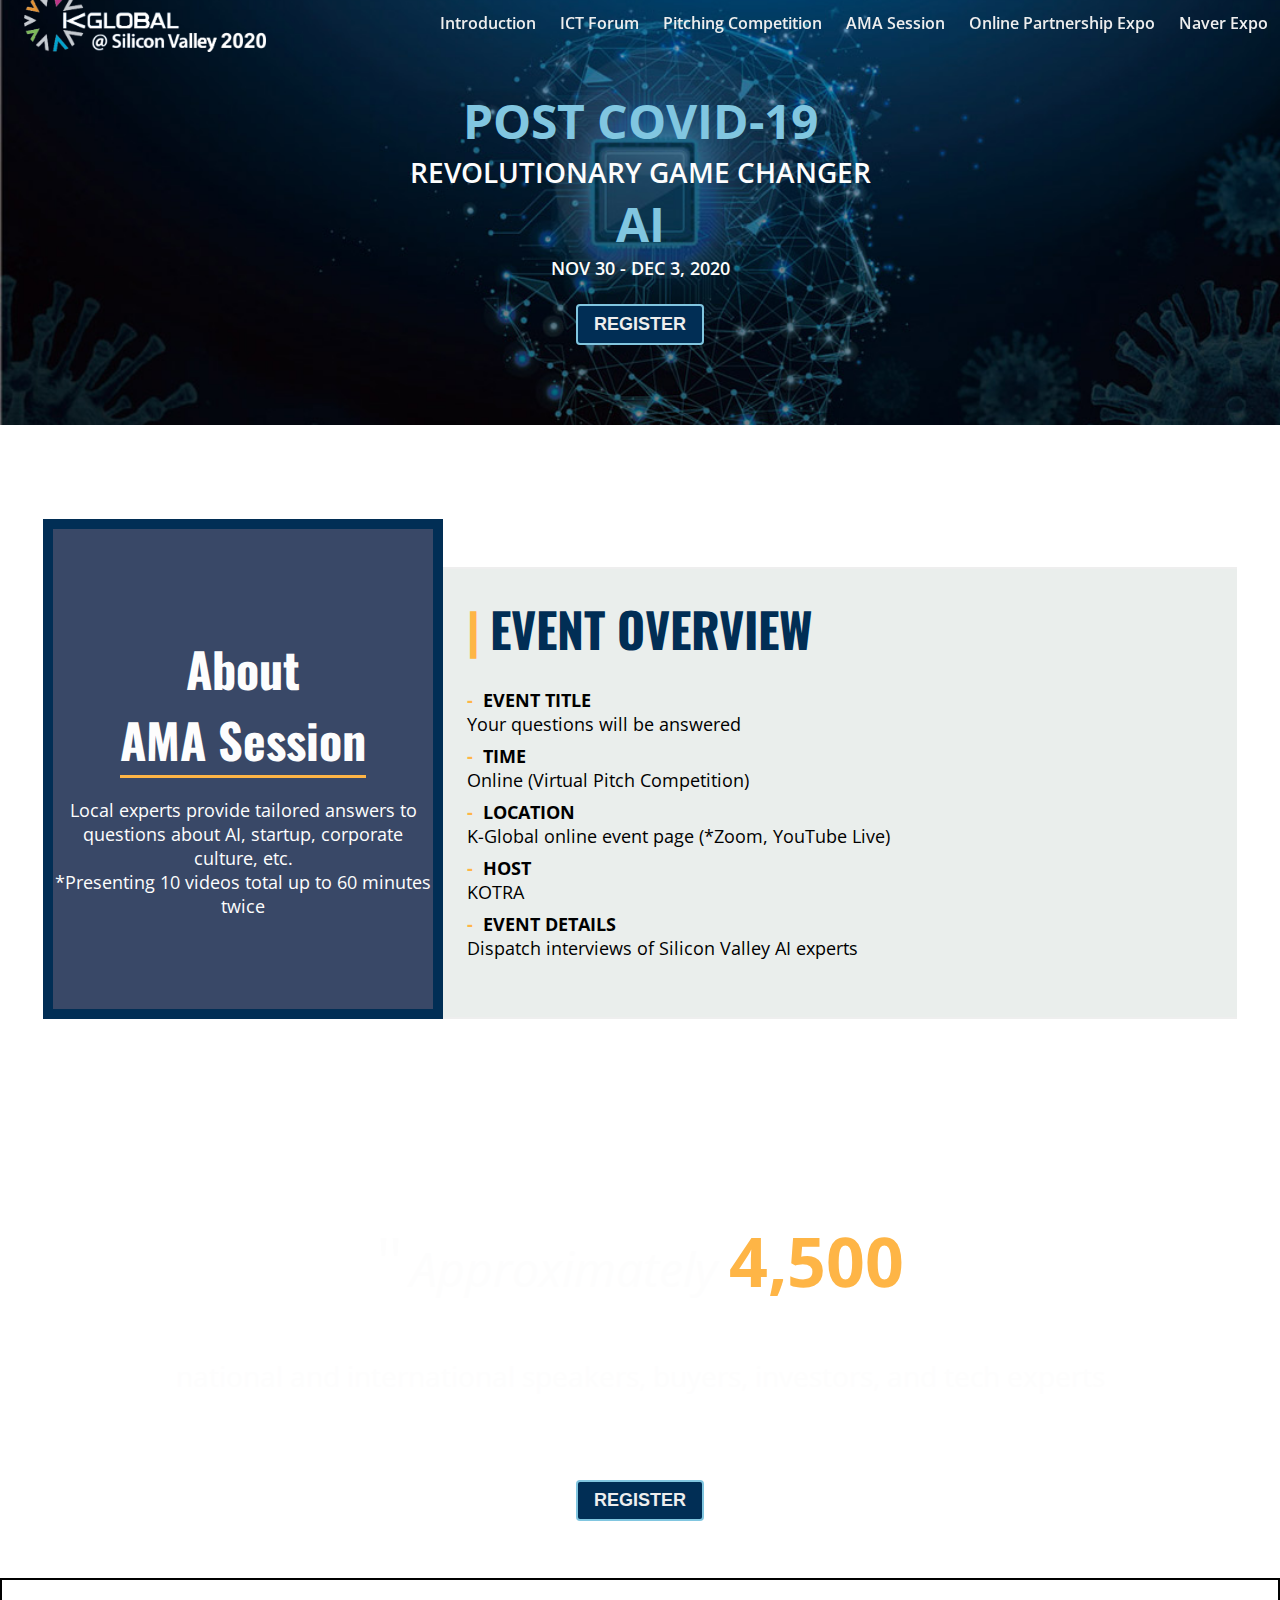
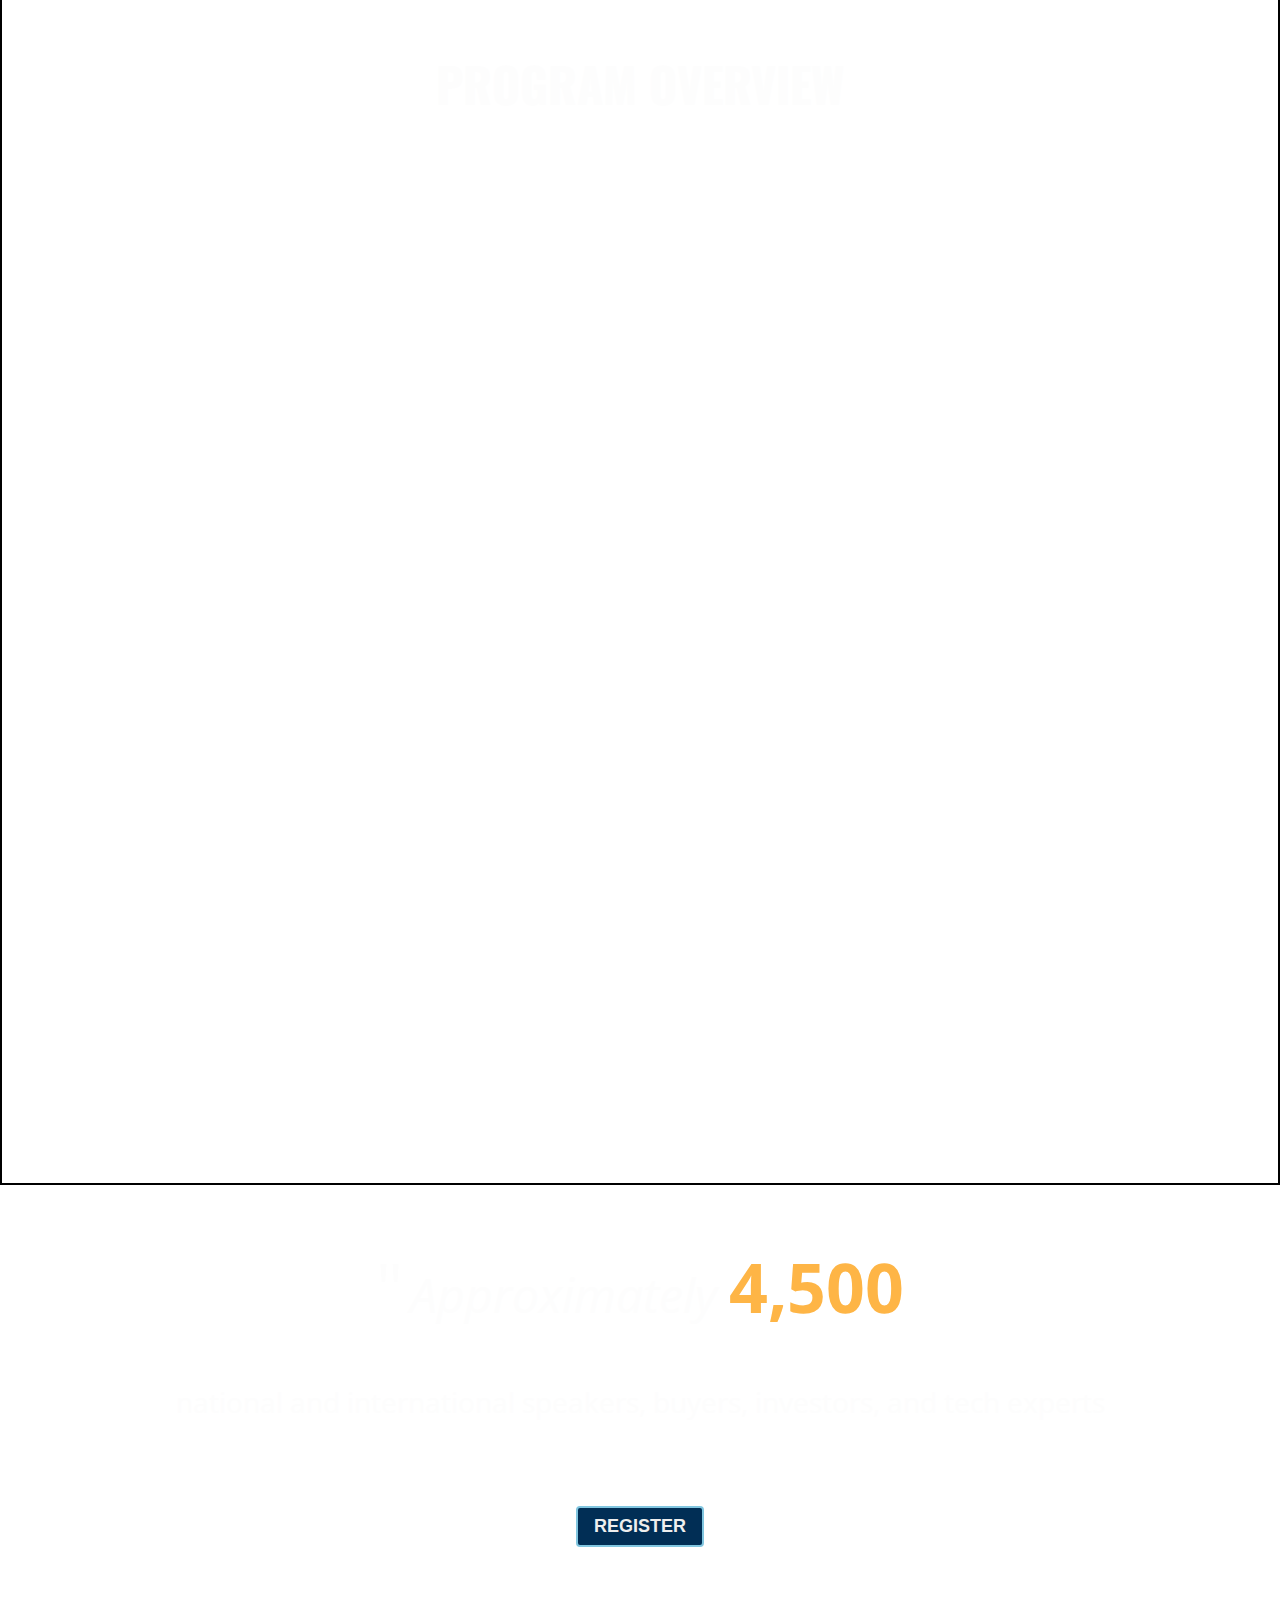
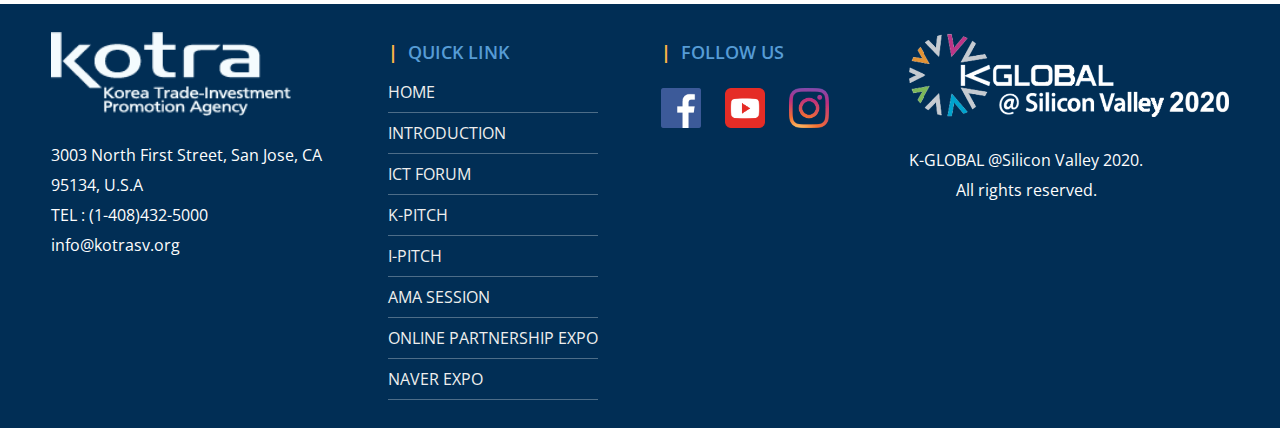
<file: ama.html>
<!DOCTYPE html>
<html lang="en">

<head>
  <meta charset="UTF-8">
  <meta name="viewport" content="width=device-width, initial-scale=1.0">
  <title>K-Global 2020</title>
  <meta name="author" content="KOTRA">
  <meta name="description" content="K-Global at silicon valley 2020">
  <link rel="icon" type="image/png" href="img/favicon.png">
  <!-- Google font-->
  <link href="https://fonts.googleapis.com/css2?family=Open+Sans:wght@400;600;700&display=swap" rel="stylesheet">
  <link href="https://fonts.googleapis.com/css2?family=Oswald:wght@400;500;600;700&display=swap" rel="stylesheet">


  <link rel="stylesheet" href="css/aos.css">
  <link rel="stylesheet" href="css/style.css">
  <script src="js/main.js" defer></script>
</head>
  <body>


  <!--Navbar-->
  <nav id="navbar">
    <div class="navbar__wrapper">
      <div class="navbar__logo">
        <a href="index.html"><img src="img/kglobal.png"></a>
      </div>
      <ul class="navbar__menu">

        <li class="navbar__menu__item"><a href="introduction.html">Introduction</a></li>

        <li class="navbar__menu__item"><a href="ict.html">ICT Forum</a></li>

        <li class="navbar__menu__item sub-menu"><a>Pitching Competition</a>
          <ul class="sub-menu__list">
            <li><a href="kpitch.html">K-Pitch</a></li>
            <li><a href="ipitch.html">International Pitch</a></li>
          </ul>

        <li class="navbar__menu__item"><a href="ama.html">AMA Session</a></li>

        <li class="navbar__menu__item"><a href="expo.html">Online Partnership Expo</a></li>

        <li class="navbar__menu__item"><a href="#">Naver Expo</a></li>
      </ul>

    
    </div>

    <button class="navbar__toggle-btn">
      <svg class="svg-icon" viewBox="0 0 20 20">
        <path fill="none"
          d="M3.314,4.8h13.372c0.41,0,0.743-0.333,0.743-0.743c0-0.41-0.333-0.743-0.743-0.743H3.314
          c-0.41,0-0.743,0.333-0.743,0.743C2.571,4.467,2.904,4.8,3.314,4.8z M16.686,15.2H3.314c-0.41,0-0.743,0.333-0.743,0.743
          s0.333,0.743,0.743,0.743h13.372c0.41,0,0.743-0.333,0.743-0.743S17.096,15.2,16.686,15.2z M16.686,9.257H3.314
          c-0.41,0-0.743,0.333-0.743,0.743s0.333,0.743,0.743,0.743h13.372c0.41,0,0.743-0.333,0.743-0.743S17.096,9.257,16.686,9.257z">
        </path>
      </svg>
    </button>
  </nav>

    <!-- Slider -->
    <section id="slider">
      <!-- <div class="slider__container"> <img src="img/notextbg.png" id="bg" alt=""></div> -->
      <div class="section">
        <div id="slider__text">
          <div class="slider__text__title">POST COVID-19<br></div>
          <div class="slider__text__subtitle">
            REVOLUTIONARY GAME CHANGER
          </div>
          <div class="slider__text__title">AI</div>
          <div class="slider__text__date">NOV 30 - DEC 3, 2020</div>
          <button class="bgholder__register"><a href="#">REGISTER</a></button>
        </div>
      </div>
    </section>

  <!--  AMA Overview with design -->

  <section id="ama__eventoverview">
    <div class="section">

      <div class="overview__wrapper">
        <div class="overview__container">
          <div class="overview__picture">
          </div>
          <div class="overview__picture__layout">
            <h1>About<br> AMA Session</h1>
            <p>Local experts provide tailored answers to questions about AI, startup, corporate culture, etc.<br> *Presenting 10 videos total up to 60 minutes twice</p>
          </div>

          <div class="overview__description">
            <div class="overview__description__title">
              <h1>EVENT OVERVIEW</h1>
            </div>
            <div class="overview__description__theme">
              <h3><span>EVENT TITLE</span> <br>Your questions will be answered</h3>
            </div>
            <div class="overview__description__theme">
              <h3><span>TIME</span><br> Online (Virtual Pitch Competition)</h3>
            </div>
            <div class="overview__description__theme">
              <h3><span>LOCATION</span><br> K-Global online event page (*Zoom, YouTube Live)</h3>
            </div>
            <div class="overview__description__theme">
              <h3><span>HOST</span><br> KOTRA</h3>
            </div>
            <div class="overview__description__theme">
              <h3><span>EVENT DETAILS</span><br> Dispatch interviews of Silicon Valley AI experts</h3>
            </div>

          

          </div>
        </div>
      </div>
    </div>
  </section>


    

<!-- Welcome -->

<section id="welcome">
  <div class="section">

    <div class="welcome__attend">
      <span id="colon">"</span>
      <span id="approx">Approximately </span>
      <span id="number">4,500</span>
      <br>national and international speakers, buyers,
      investors, and tech experts
    </div>
    <div class="welcome__button">
      <button class="bgholder__register"><a href="#">REGISTER</a></button>
  </div>
</section>


<!--========= PROGRMA OVERVIEW================= -->
<section id="events">
  <div class="section">
    <div class="events__title">
      <h1>PROGRAM OVERVIEW</h1>
    </div>
    <div class="events__row">
      <div class="events__col">
        <div class="events__card" data-aos="fade-right" data-aos-duration="1500" data-aos-offset="350">
          <div class="events__card__title">ICT Forum</div>
          <div class="events__card__description">
            <div class="events__card__date"> Monday <span>|</span> November 30</div>
            <hr>
            <div class="events__card__detail">Sharing digital innovation trends and technological advancements in
              ICT
              and SW sector<br><br><a href="ict.html">Learn more</a></div>
            <div class="events__card__host">
              <img id="nipacolor" src="img/nipacolor.png" alt="">
              <img id="kotracolor" src="img/kotracolor.png" alt="">
            </div>
          </div>
        </div>

        <div class="events__card" data-aos="fade-up-right" data-aos-duration="1500" data-aos-offset="300">
          <div class="events__card__title">K-Pitch</div>

          <div class="events__card__description">
            <div class="events__card__date">Tuesday <span>|</span> December 1</div>
            <hr>
            <div class="events__card__detail">Effective IR; engaging with investors and investments for
              participating
              SMEs and start-ups<br><br><a href="kpitch.html">Learn more</a></div>
            <div class="events__card__host">
              <img id="nipacolor" src="img/nipacolor.png" alt="">
              <img id="kiccolor" src="img/kiccolor.png" alt="">
            </div>

          </div>
        </div>
      </div>

      <div class="events__col">
        <div class="events__card" data-aos="fade-up-left" data-aos-duration="1500" data-aos-offset="300">
          <div class="events__card__title">I-Pitch</div>
          <div class="events__card__description">
            <div class="events__card__date">Wednesday <span>|</span> December 2</div>
            <hr>
            <div class="events__card__detail">Pitching from start-ups in 15 different
              countries based in Silicon Valley<br><br><a href="ipitch.html">Learn more</a></div>
            <div class="events__card__host">
              <img id="nipacolor" src="img/nipacolor.png" alt="">
              <img id="kiccolor" src="img/kiccolor.png" alt="">
            </div>
          </div>
        </div>

        <div class="events__card" data-aos="fade-left" data-aos-duration="1500" data-aos-offset="300">
          <div class="events__card__title">AMA Session</div>
          <div class="events__card__description">
            <div class="events__card__date">Thursday <span>|</span> December 3</div>
            <hr>
            <div class="events__card__detail">Questions from participating
              companies answered by experts in
              the form of a podcast<br><br><a href="ama.html">Learn more</a></div>
            <div class="events__card__host">
              <img id="kotracolor" src="img/kotracolor.png" alt="">
            </div>
          </div>
        </div>
      </div>
    </div>

    <div class="events__row">
      <div class="events__col">
        <div class="events__card" id="events__expo" data-aos="fade-up" data-aos-offset="300" data-aos-duration="1500">
          <div class="events__card__title">Partnership Expo</div>
          <div class="events__card__description">
            <div class="events__card__date">October 30 <span>-</span> December 3
            </div>
            <hr>
            <div class="events__card__detail">Provide online exhibition of participating ICT corporations,
              as well as 1:1 expert video conference<br>
              * Export related financial partnership<br><br><a href="expo.html">Learn more</a>
            </div>
            <div class="events__card__host">
              <img id="kotracolor" src="img/kotracolor.png" alt="">
            </div>
          </div>
        </div>
      </div>
    </div>
</section>


  <!-- Welcome -->

  <section id="welcome">
    <div class="section">

      <div class="welcome__attend">
        <span id="colon">"</span>
        <span id="approx">Approximately </span>
        <span id="number">4,500</span>
        <br>national and international speakers, buyers,
        investors, and tech experts
      </div>
      <div class="welcome__button">
        <button class="bgholder__register"><a href="#">REGISTER</a></button>
    </div>
  </section>




  <!--Footer-->
  <footer>
    <div class="section">
      <div class="footer__container">

        <div class="footer__col" id="footer__col1">
          <div class="footer__kotra">
            <img src="img/kotra.png" alt="">
            <p>3003 North First Street, San Jose, CA 95134, U.S.A<br>TEL : (1-408)432-5000 <br>info@kotrasv.org<br></p>
          </div>
          <div class="footer__quicklink">
            <h3>QUICK LINK</h3>
            <ul>
              <li><a href="index.html">HOME</a></li>
              <li><a href="introduction.html">INTRODUCTION</a></li>
              <li><a href="ict.html">ICT FORUM</a></li>
              <li><a href="kpitch.html">K-PITCH</a></li>
              <li><a href="ipitch.html">I-PITCH</a></li>
              <li><a href="ama.html">AMA SESSION</a></li>
              <li><a href="expo.html">ONLINE PARTNERSHIP EXPO</a></li>
              <li><a href="#">NAVER EXPO</a></li>
            </ul>
          </div>
        </div>

        <div class="footer__col" id="footer__col2">
          <div class="footer__sns">
            <h3>FOLLOW US</h3>
            <ul>
              <li><a href="https://www.facebook.com/kotrasiliconvalley/" target="_blank"><img src="img/facebookicon.png" alt="facebooklink"></a></li>
              <li><a href="https://www.youtube.com/channel/UC_2mC7G4_8J2ifNositnktw" target="_blank"><img src="img/youtubeicon.png" alt="youtubelink"></a></li>
              <li><a href=""><img src="img/instaicon.png" alt=""></a></li>
            </ul>
          </div>
          <div class="footer__kglobal">
            <img src="img/kglobal.png" alt="kgloballogo">
            <p>K-GLOBAL @Silicon Valley 2020. <br>All rights reserved.</p>
          </div>
        </div>

      </div>
    </div>
  </footer>

  <script src="js/aos.js"></script>
  <!-- <script src="https://unpkg.com/aos@next/dist/aos.js"></script> -->
  <script>
    AOS.init();
  </script>
</body>

</html>
</file>
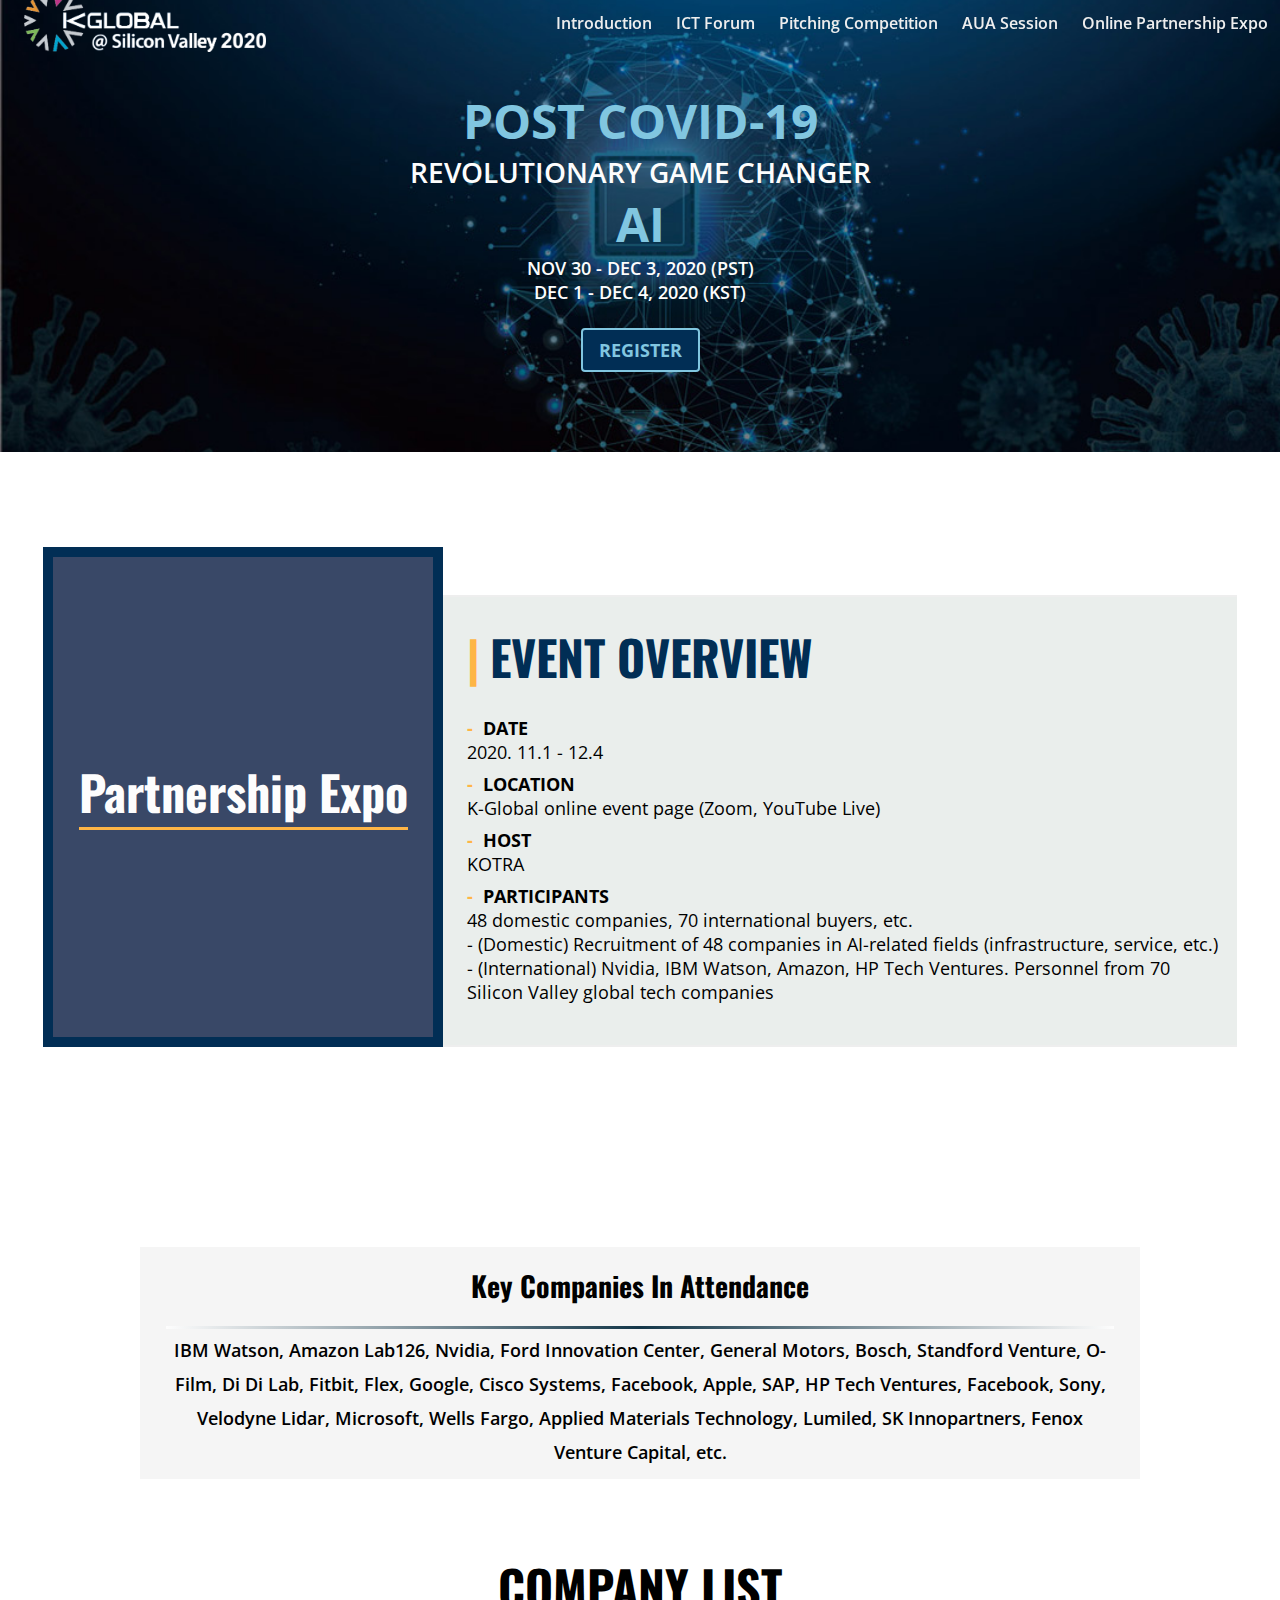
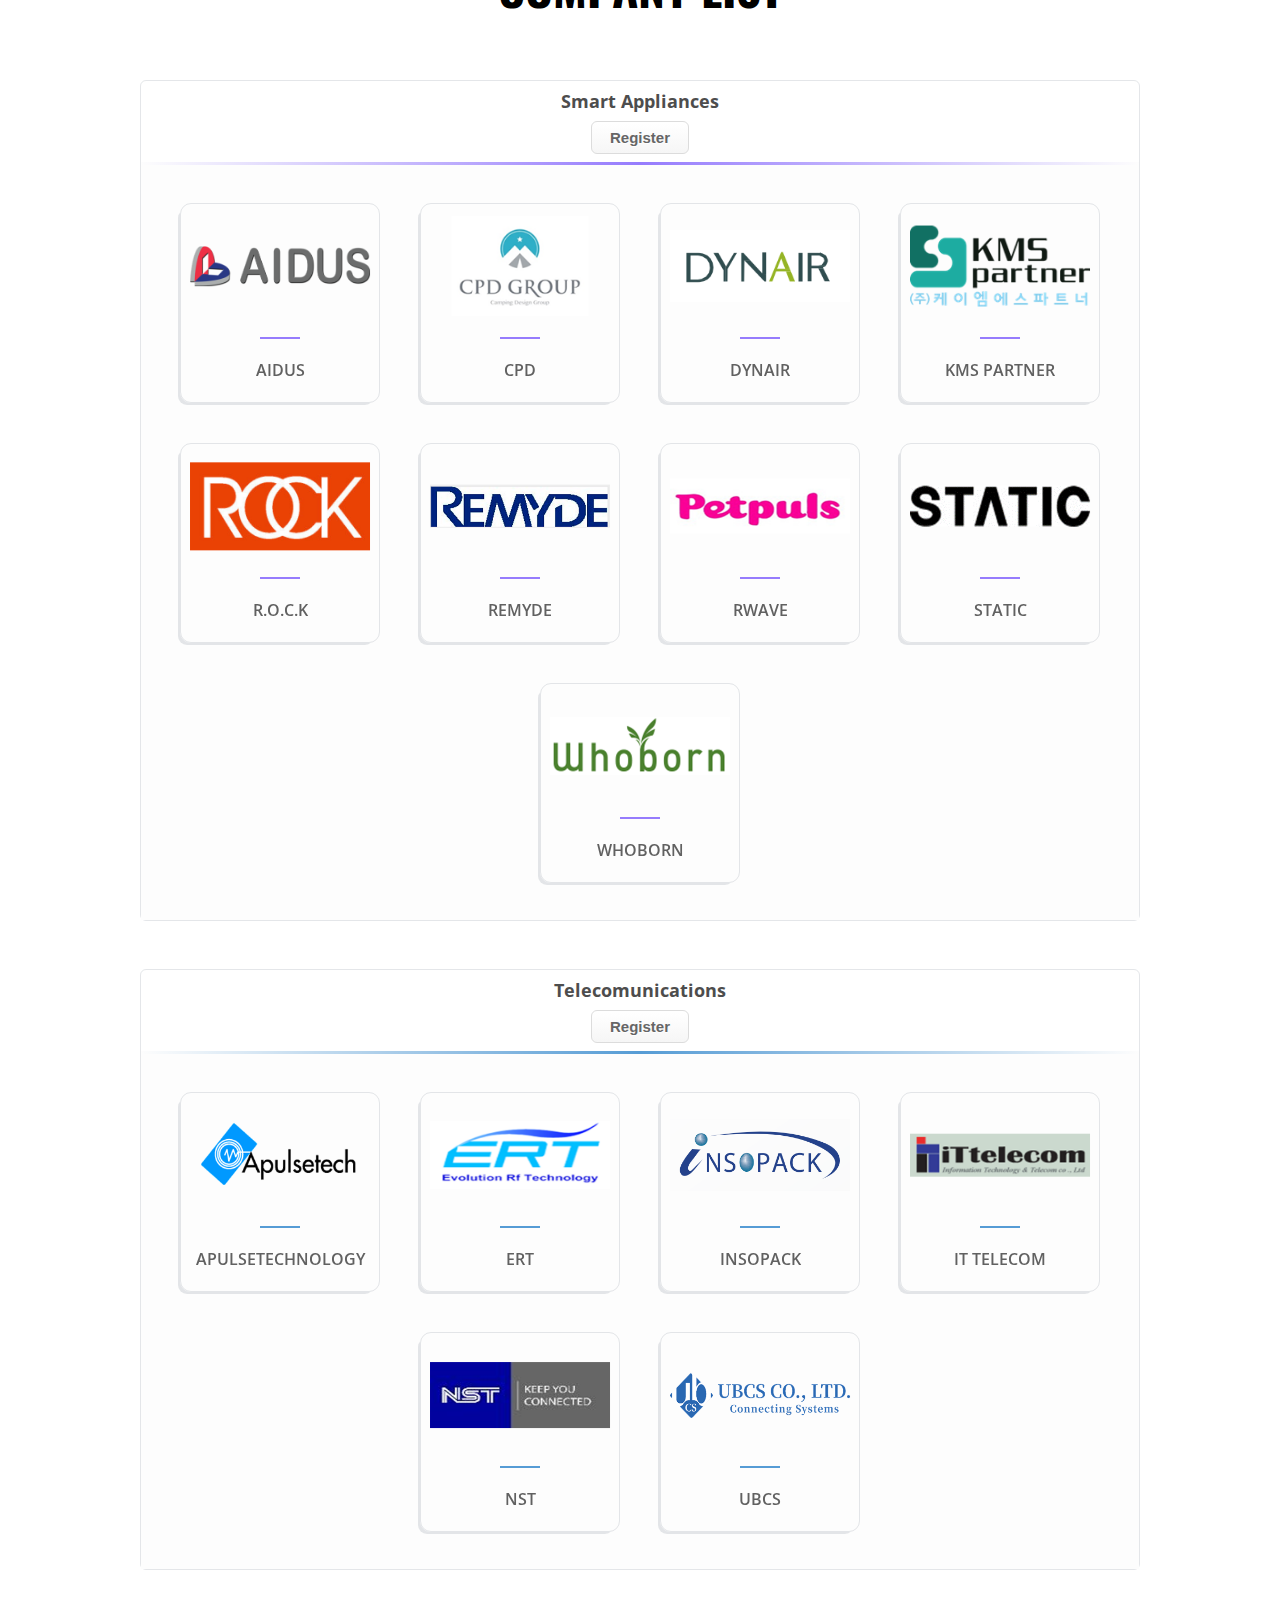
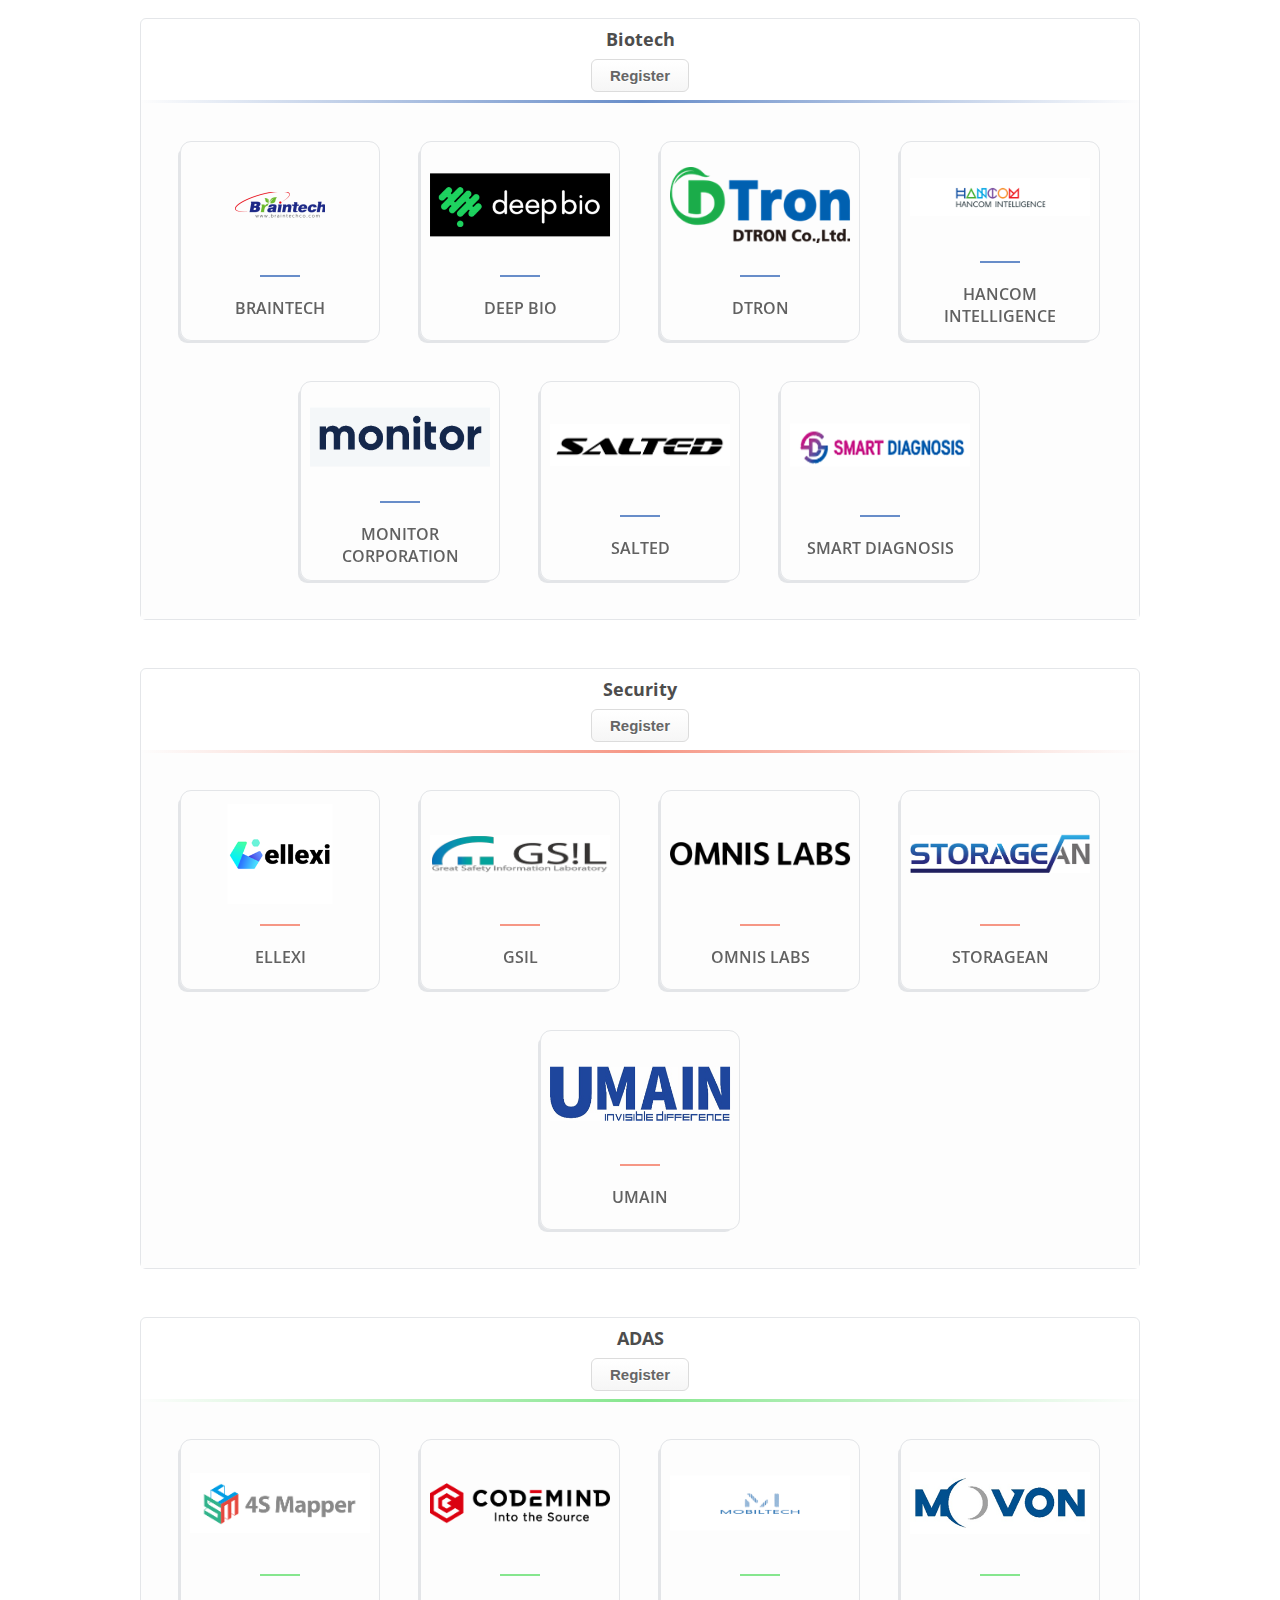
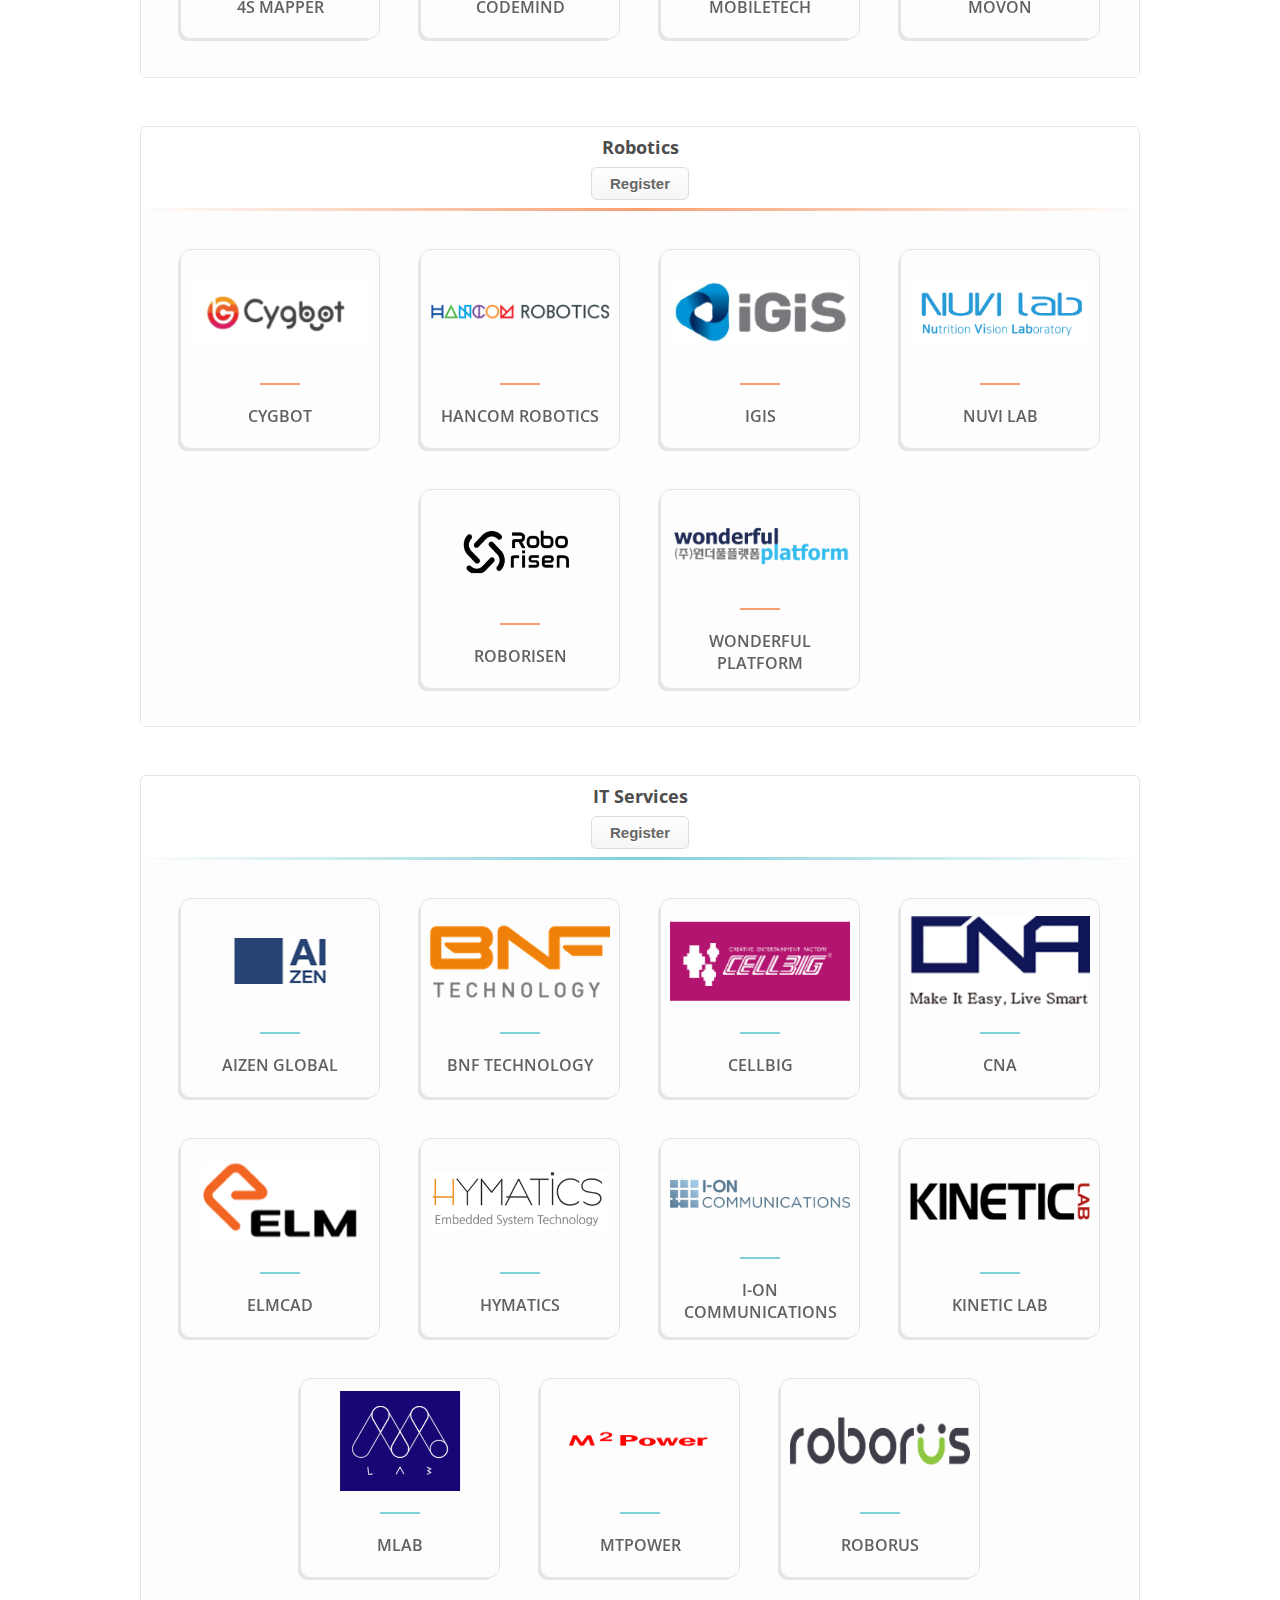
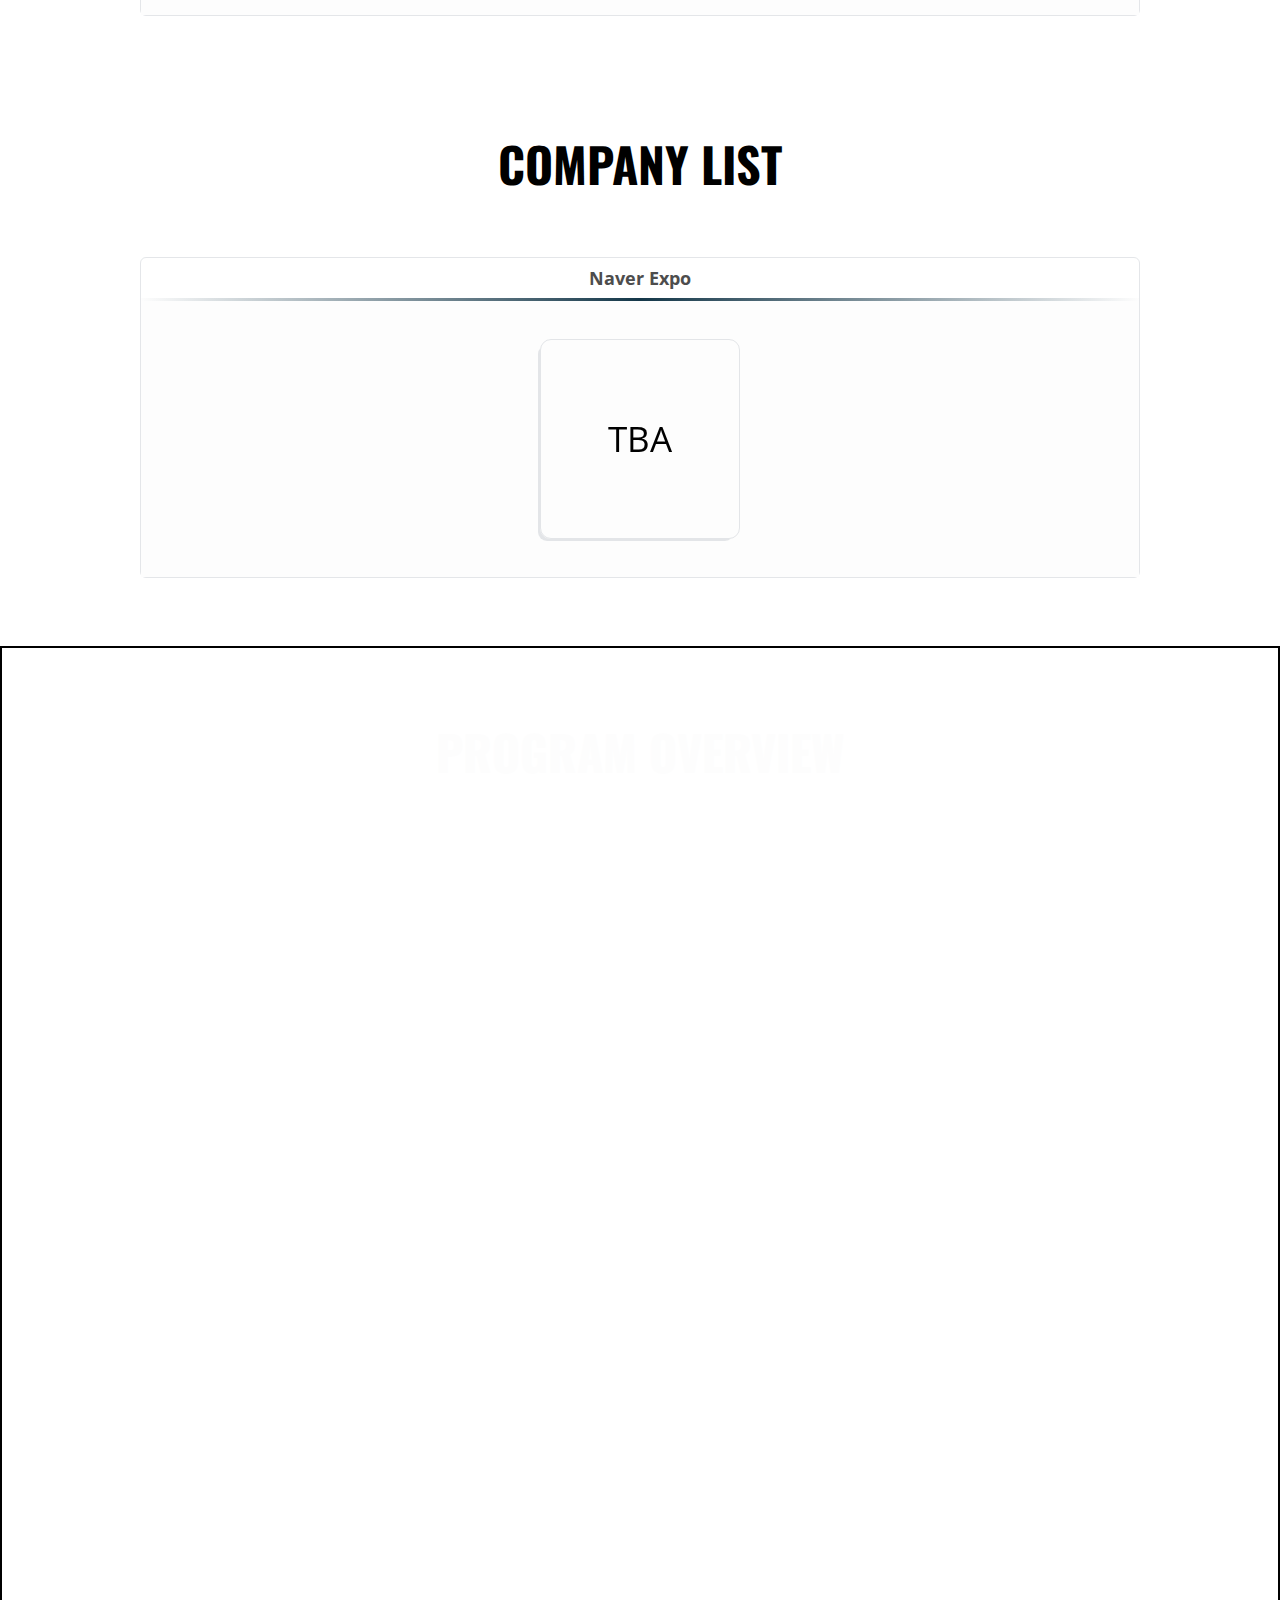
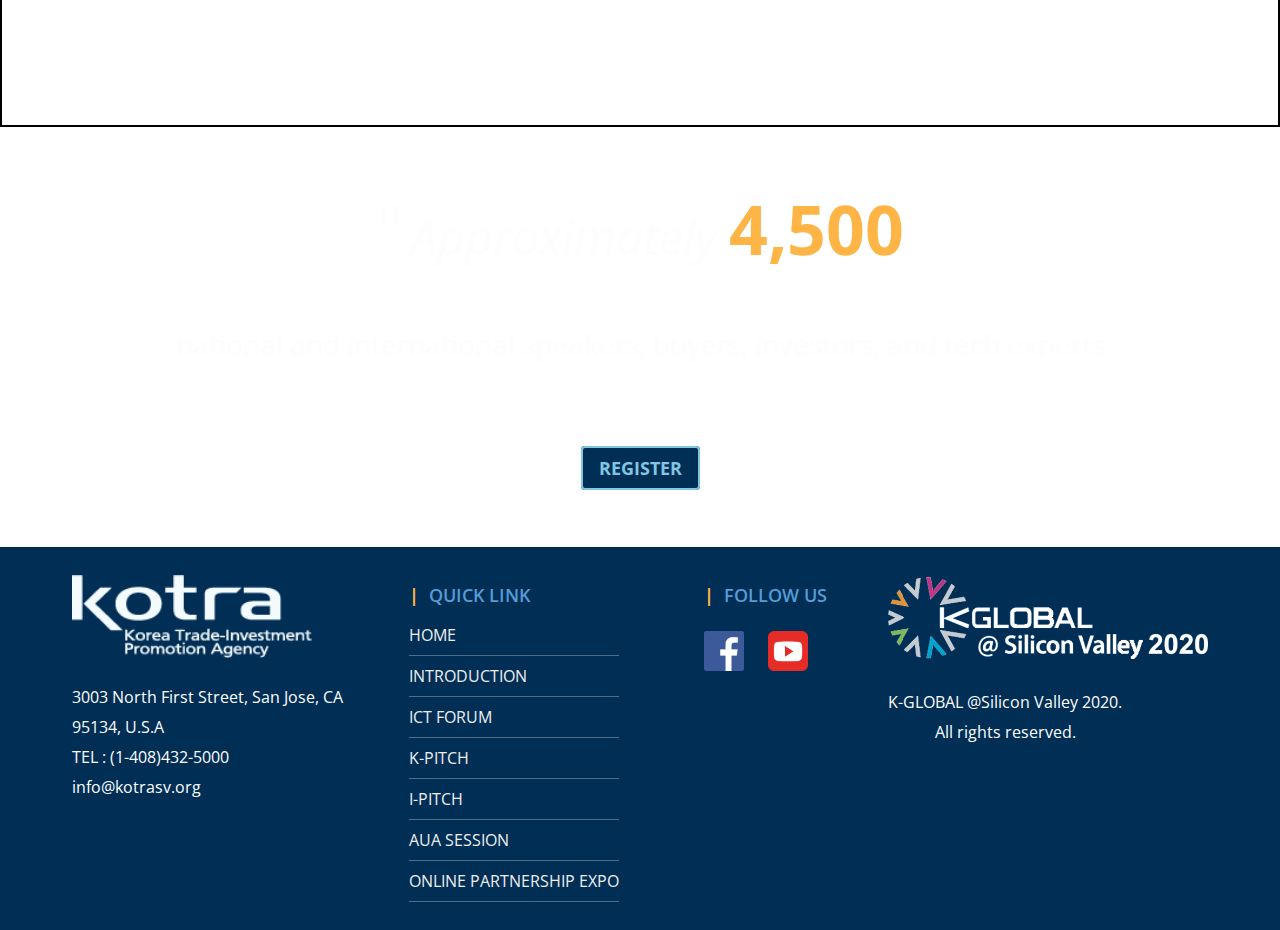
<file: expo.html>
<!DOCTYPE html>
<html lang="en">

<head>
  <meta charset="UTF-8">
  <meta name="viewport" content="width=device-width, initial-scale=1.0">
  <title>K-Global 2020</title>
  <meta name="author" content="KOTRA">
  <meta name="description" content="K-Global at silicon valley 2020">
  <link rel="icon" type="image/png" href="img/favicon.png">
  <!-- Google font-->
  <link href="https://fonts.googleapis.com/css2?family=Open+Sans:wght@400;600;700&display=swap" rel="stylesheet">
  <link href="https://fonts.googleapis.com/css2?family=Oswald:wght@400;500;600;700&display=swap" rel="stylesheet">


  <link rel="stylesheet" href="css/aos.css">
  <link rel="stylesheet" href="css/style.css">
  <script src="js/main.js" defer></script>
</head>
  <body>


  <!--Navbar-->
  <nav id="navbar">
    <div class="navbar__wrapper">
      <div class="navbar__logo">
        <a href="index.html"><img src="img/kglobal.png"></a>
      </div>
      <ul class="navbar__menu">

        <li class="navbar__menu__item"><a href="introduction.html">Introduction</a></li>

        <li class="navbar__menu__item"><a href="ict.html">ICT Forum</a></li>

        <li class="navbar__menu__item sub-menu"><a>Pitching Competition</a>
          <ul class="sub-menu__list">
            <li><a href="kpitch.html">K-Pitch</a></li>
            <li><a href="ipitch.html">International Pitch</a></li>
          </ul>

        <li class="navbar__menu__item"><a href="aua.html">AUA Session</a></li>

        <li class="navbar__menu__item"><a href="expo.html">Online Partnership Expo</a></li>
      </ul>

    
    </div>

    <button class="navbar__toggle-btn">
      <svg class="svg-icon" viewBox="0 0 20 20">
        <path fill="none"
          d="M3.314,4.8h13.372c0.41,0,0.743-0.333,0.743-0.743c0-0.41-0.333-0.743-0.743-0.743H3.314
          c-0.41,0-0.743,0.333-0.743,0.743C2.571,4.467,2.904,4.8,3.314,4.8z M16.686,15.2H3.314c-0.41,0-0.743,0.333-0.743,0.743
          s0.333,0.743,0.743,0.743h13.372c0.41,0,0.743-0.333,0.743-0.743S17.096,15.2,16.686,15.2z M16.686,9.257H3.314
          c-0.41,0-0.743,0.333-0.743,0.743s0.333,0.743,0.743,0.743h13.372c0.41,0,0.743-0.333,0.743-0.743S17.096,9.257,16.686,9.257z">
        </path>
      </svg>
    </button>
  </nav>

    <!-- Slider -->
    <section id="slider">
      <!-- <div class="slider__container"> <img src="img/notextbg.png" id="bg" alt=""></div> -->
      <div class="section">
        <div id="slider__text">
          <div class="slider__text__title">POST COVID-19<br /></div>
          <div class="slider__text__subtitle">REVOLUTIONARY GAME CHANGER</div>
          <div class="slider__text__title">AI</div>
          <div class="slider__text__date">NOV 30 - DEC 3, 2020 (PST)<br>DEC 1 - DEC 4, 2020 (KST)</div>
          <a href="https://www.eventbrite.com/e/k-global-2020-silicon-valley-tickets-128285971795" class="bgholder__register" target="_blank">REGISTER</a>
        </div>
      </div>
    </section>

      <!--  Expo Overview with design -->

  <section id="expo__eventoverview">
    <div class="section">

      <div class="overview__wrapper">
        <div class="overview__container">
          <div class="overview__picture">
          </div>
          <div class="overview__picture__layout">
            <h1>Partnership Expo</h1>
            <p></p>
          </div>

          <div class="overview__description">
            <div class="overview__description__title">
              <h1>EVENT OVERVIEW</h1>
            </div>
            <div class="overview__description__theme">
              <h3><span>DATE</span><br> 2020. 11.1 - 12.4</h3>
            </div>
            <div class="overview__description__theme">
              <h3><span>LOCATION</span><br> K-Global online event page (Zoom, YouTube Live)</h3>
            </div>
            <div class="overview__description__theme">
              <h3><span>HOST</span><br> KOTRA </h3>
            </div>
            <div class="overview__description__theme">
              <h3><span>PARTICIPANTS</span><br>  48 domestic companies, 70 international buyers, etc.<br>- (Domestic) Recruitment of 48 companies in AI-related fields (infrastructure, service, etc.)<br>
                - (International) Nvidia, IBM Watson, Amazon, HP Tech Ventures. Personnel from 70 Silicon Valley global tech companies</h3>
            </div>
          </div>
        </div>
      </div>
    </div>
  </section>


    <!-- Expo Overview -->
    <section id="expo__overview">
      <div class="section">
        <table class="block">
          <tr>
            <td>
              <h2>Key Companies In Attendance</h2>
              <hr />
              <p>
                IBM Watson, Amazon Lab126, Nvidia, Ford Innovation Center,
                General Motors, Bosch, Standford Venture, O-Film, Di Di Lab,
                Fitbit, Flex, Google, Cisco Systems, Facebook, Apple, SAP, HP
                Tech Ventures, Facebook, Sony, Velodyne Lidar, Microsoft, Wells
                Fargo, Applied Materials Technology, Lumiled, SK Innopartners,
                Fenox Venture Capital, etc.
              </p>
            </td>
          </tr>
        </table>
      </div>
    </section>

 <!-- CompanyList -->
 <section id="companylist">
  <div class="section">
    <h1 id="companylist__title">COMPANY LIST</h1>
    <!-- Company Cards -->
    <div id="cardList">
      <div id="category__smartAppliances" class="cardList__Category">
        <h4 class="cardList__Category__title">Smart Appliances</h4>
        <a href="https://bit.ly/3e1FP0k" class="company__registerBtn" target="_blank">Register</a>
        <hr />
        <ul id="cardList__smartAppliances" class="container__cardList"></ul>
      </div>
      <div id="category__telecomunications" class="cardList__Category">
        <h4 class="cardList__Category__title">Telecomunications</h4>
        <a href="https://bit.ly/34yQf4s" class="company__registerBtn" target="_blank">Register</a>
        <hr />
        <ul
          id="cardList__telecomunications"
          class="container__cardList"
        ></ul>
      </div>
      <div id="category__biotech" class="cardList__Category">
        <h4 class="cardList__Category__title">Biotech</h4>
        <a href="https://bit.ly/3jKahNT" class="company__registerBtn" target="_blank">Register</a>
        <hr />
        <ul id="cardList__biotech" class="container__cardList"></ul>
      </div>
      <div id="category__security" class="cardList__Category">
        <h4 class="cardList__Category__title">Security</h4>
        <a href="https://bit.ly/35H8UdF" class="company__registerBtn" target="_blank">Register</a>
        <hr />
        <ul id="cardList__security" class="container__cardList"></ul>
      </div>
      <div id="category__adas" class="cardList__Category">
        <h4 class="cardList__Category__title">ADAS</h4>
        <a href="https://bit.ly/2HFKkS3" class="company__registerBtn" target="_blank">Register</a>
        <hr />
        <ul id="cardList__adas" class="container__cardList"></ul>
      </div>
      <div id="category__robotics" class="cardList__Category">
        <h4 class="cardList__Category__title">Robotics</h4>
        <a href="https://bit.ly/2TvOtum" class="company__registerBtn" target="_blank">Register</a>
        <hr />
        <ul id="cardList__robotics" class="container__cardList"></ul>
      </div>
      <div id="category__itServices" class="cardList__Category">
        <h4 class="cardList__Category__title">IT Services</h4>
        <a href="https://bit.ly/3kCdArx" class="company__registerBtn" target="_blank">Register</a>
        <hr />
        <ul id="cardList__itServices" class="container__cardList"></ul>
      </div>
    </div>
  </div>
  </div>

      <!-- CompanyList -->
      <section id="companylist">
        <div class="section">
          <h1 id="companylist__title">COMPANY LIST</h1>
          <!-- Company Cards -->
          <div id="cardList">
            <div id="category__ipitch" class="cardList__Category">
              <h4 class="cardList__Category__title">Naver Expo</h4>
              <hr />
              <ul id="cardList__kpitch" class="container__cardList"><li class="container__cardList__card"><div style="font-size: 35px;">TBA</div></li></ul>
            </div>
          </div>
        </div>
        </div>
        

      <!-- Partner Panel -->
      <div class="partnerPanel" id="partnerPanel">
        <div class="partnerPanel__header">
          <div class="partnerPanel__imgContainer">
            <img class="partnerPanel__logo" />
          </div>
          <button class="partnerPanel__closeBtn">&times;</button>
        </div>
      </div>
      <!-- Overlay  -->
      <div id="companyCardOverlay"></div>
    </section>



<!--========= PROGRMA OVERVIEW================= -->
<section id="events">
  <div class="section">
    <div class="events__title">
      <h1>PROGRAM OVERVIEW</h1>
    </div>
    <div class="events__row">
      <div class="events__col">
        <div class="events__card" data-aos="fade-right" data-aos-duration="1500" data-aos-offset="150">
          <div class="events__card__title">ICT Forum</div>
          <div class="events__card__description">
            <div class="events__card__date"> Mon <span>|</span> Nov 30 (PST)<br>Tue <span>|</span> Dec 1 (KST)</div>
    
            <hr>
            <div class="events__card__detail">Sharing digital innovation trends and technological advancements in
              ICT
              and SW sector<br><br><br><a href="ict.html">Learn more</a></div>
            <!-- <div class="events__card__host">
              <img id="nipacolor" src="img/nipacolor.png" alt="">
              <img id="kotracolor" src="img/kotracolor.png" alt="">
            </div> -->
          </div>
        </div>

        <div class="events__card" data-aos="fade-up-right" data-aos-duration="1500" data-aos-offset="150">
          <div class="events__card__title">K-Pitch</div>

          <div class="events__card__description">
            <div class="events__card__date">Tue <span>|</span> Dec 1 (PST)<br>Wed <span>|</span> Dec 2 (KST) </div>
            <hr>
            <div class="events__card__detail">Effective IR; engaging with investors and investments for
              participating
              SMEs and start-ups<br><br><br><a href="kpitch.html">Learn more</a></div>
            <!-- <div class="events__card__host">
              <img id="nipacolor" src="img/nipacolor.png" alt="">
              <img id="kiccolor" src="img/kiccolor.png" alt="">
            </div> -->

          </div>
        </div>
      </div>

      <div class="events__col">
        <div class="events__card" data-aos="fade-up-left" data-aos-duration="1500" data-aos-offset="150">
          <div class="events__card__title">I-Pitch</div>
          <div class="events__card__description">
            <div class="events__card__date">Wed <span>|</span> Dec 2 (PST)<br> Thu <span>|</span> Dec 3 (KST)</div>
            <hr>
            <div class="events__card__detail">Pitching from start-ups in 15 different
              countries based in Silicon Valley<br><br><br><a href="ipitch.html">Learn more</a></div>
            <!-- <div class="events__card__host">
              <img id="nipacolor" src="img/nipacolor.png" alt="">
              <img id="kiccolor" src="img/kiccolor.png" alt="">
            </div> -->
          </div>
        </div>

        <div class="events__card" data-aos="fade-left" data-aos-duration="1500" data-aos-offset="150">
          <div class="events__card__title">AUA Session</div>
          <div class="events__card__description">
            <div class="events__card__date">Thu <span>|</span> Dec 3 (PST)<br>Fri <span>|</span> Dec 4 (KST)</div>
            <hr>
            <div class="events__card__detail">Experts provide tailored answers to the gathered quetions from the audience in the form of interviews and discussion<br><br><a href="aua.html">Learn more</a></div>
            <!-- <div class="events__card__host">
              <img id="kotracolor" src="img/kotracolor.png" alt="">
            </div> -->
          </div>
        </div>
      </div>
    </div>

    <div class="events__row">
      <div class="events__col">
        <div class="events__card" id="events__expo" data-aos="fade-up" data-aos-offset="150" data-aos-duration="1500">
          <div class="events__card__title">Partnership Expo</div>
          <div class="events__card__description">
            <div class="events__card__date">Oct 30 <span>-</span> Dec 3 (PST) <br> Nov 1 <span>-</span> Dec 4 (KST)
            </div>
            <hr>
            <div class="events__card__detail">Provide online exhibition of participating ICT corporations, as well as 1:1 expert video conference<br>
             <br><br><a href="expo.html">Learn more</a>
            </div>
            <!-- <div class="events__card__host">
              <img id="kotracolor" src="img/kotracolor.png" alt="">
            </div> -->
          </div>
        </div>
      </div>
    </div>
    </div>
</section>


  <!-- Welcome -->

  <section id="welcome">
    <div class="section">

      <div class="welcome__attend">
        <span id="colon">"</span>
        <span id="approx">Approximately </span>
        <span id="number">4,500</span>
        <br>national and international speakers, buyers,
        investors, and tech experts
      </div>
      <div class="welcome__button">
        <a href="https://www.eventbrite.com/e/k-global-2020-silicon-valley-tickets-128285971795" class="bgholder__register" target="_blank">REGISTER</a>
    </div>
  </section>



  <!--Footer-->
  <footer>
    <div class="section">
      <div class="footer__container">

        <div class="footer__col" id="footer__col1">
          <div class="footer__kotra">
            <img src="img/kotra.png" alt="">
            <p>3003 North First Street, San Jose, CA 95134, U.S.A<br>TEL : (1-408)432-5000 <br>info@kotrasv.org<br></p>
          </div>
          <div class="footer__quicklink">
            <h3>QUICK LINK</h3>
            <ul>
              <li><a href="index.html">HOME</a></li>
              <li><a href="introduction.html">INTRODUCTION</a></li>
              <li><a href="ict.html">ICT FORUM</a></li>
              <li><a href="kpitch.html">K-PITCH</a></li>
              <li><a href="ipitch.html">I-PITCH</a></li>
              <li><a href="aua.html">AUA SESSION</a></li>
              <li><a href="expo.html">ONLINE PARTNERSHIP EXPO</a></li>

            </ul>
          </div>
        </div>

        <div class="footer__col" id="footer__col2">
          <div class="footer__sns">
            <h3>FOLLOW US</h3>
            <ul>
              <li><a href="https://www.facebook.com/kotrasiliconvalley/" target="_blank"><img src="img/facebookicon.png" alt="facebooklink"></a></li>
              <li><a href="https://www.youtube.com/channel/UC_2mC7G4_8J2ifNositnktw" target="_blank"><img src="img/youtubeicon.png" alt="youtubelink"></a></li>

            </ul>
          </div>
          <div class="footer__kglobal">
            <img src="img/kglobal.png" alt="kgloballogo">
            <p>K-GLOBAL @Silicon Valley 2020. <br>All rights reserved.</p>
          </div>
        </div>

      </div>
    </div>
  </footer>
  <script src="https://cdn.polyfill.io/v2/polyfill.js?features=fetch"></script>
  <script src="js/aos.js"></script>
  <!-- <script src="https://unpkg.com/aos@next/dist/aos.js"></script> -->
  <script>
    AOS.init();
  </script>
</body>

</html>
</file>
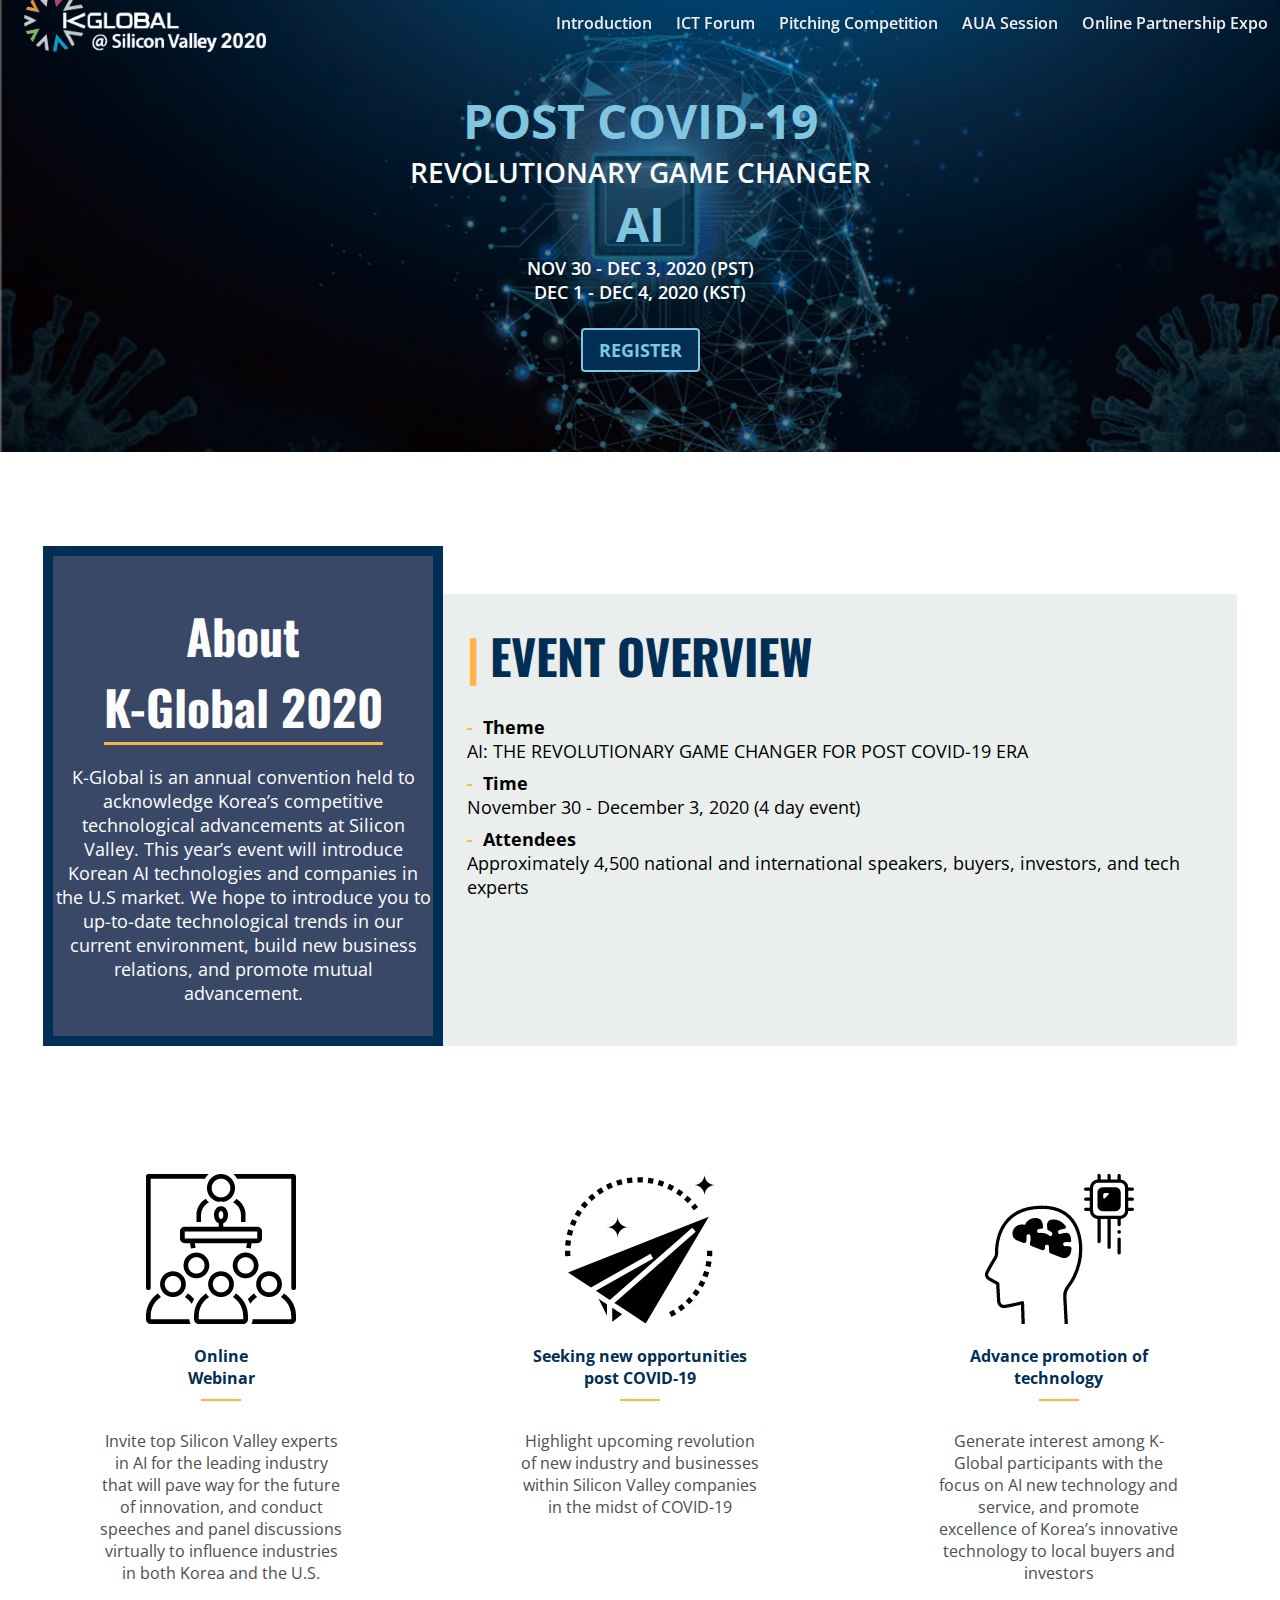
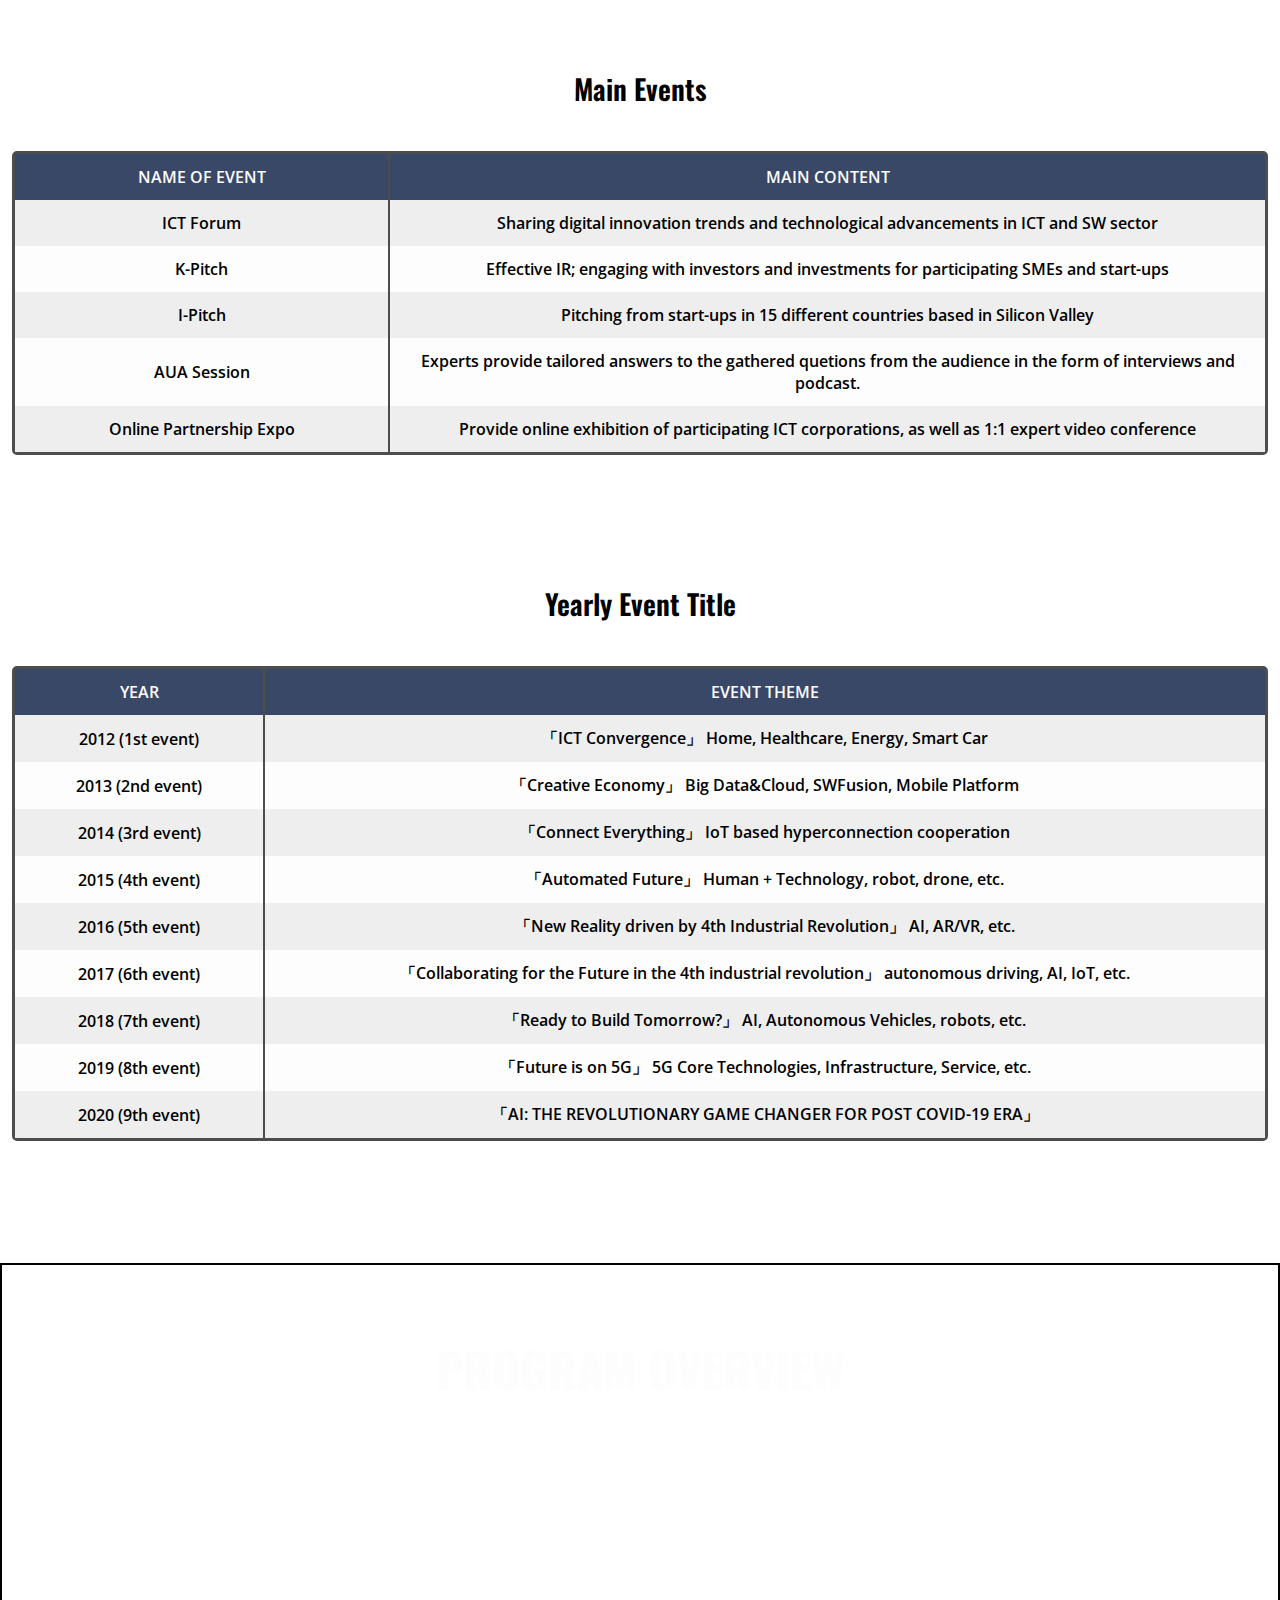
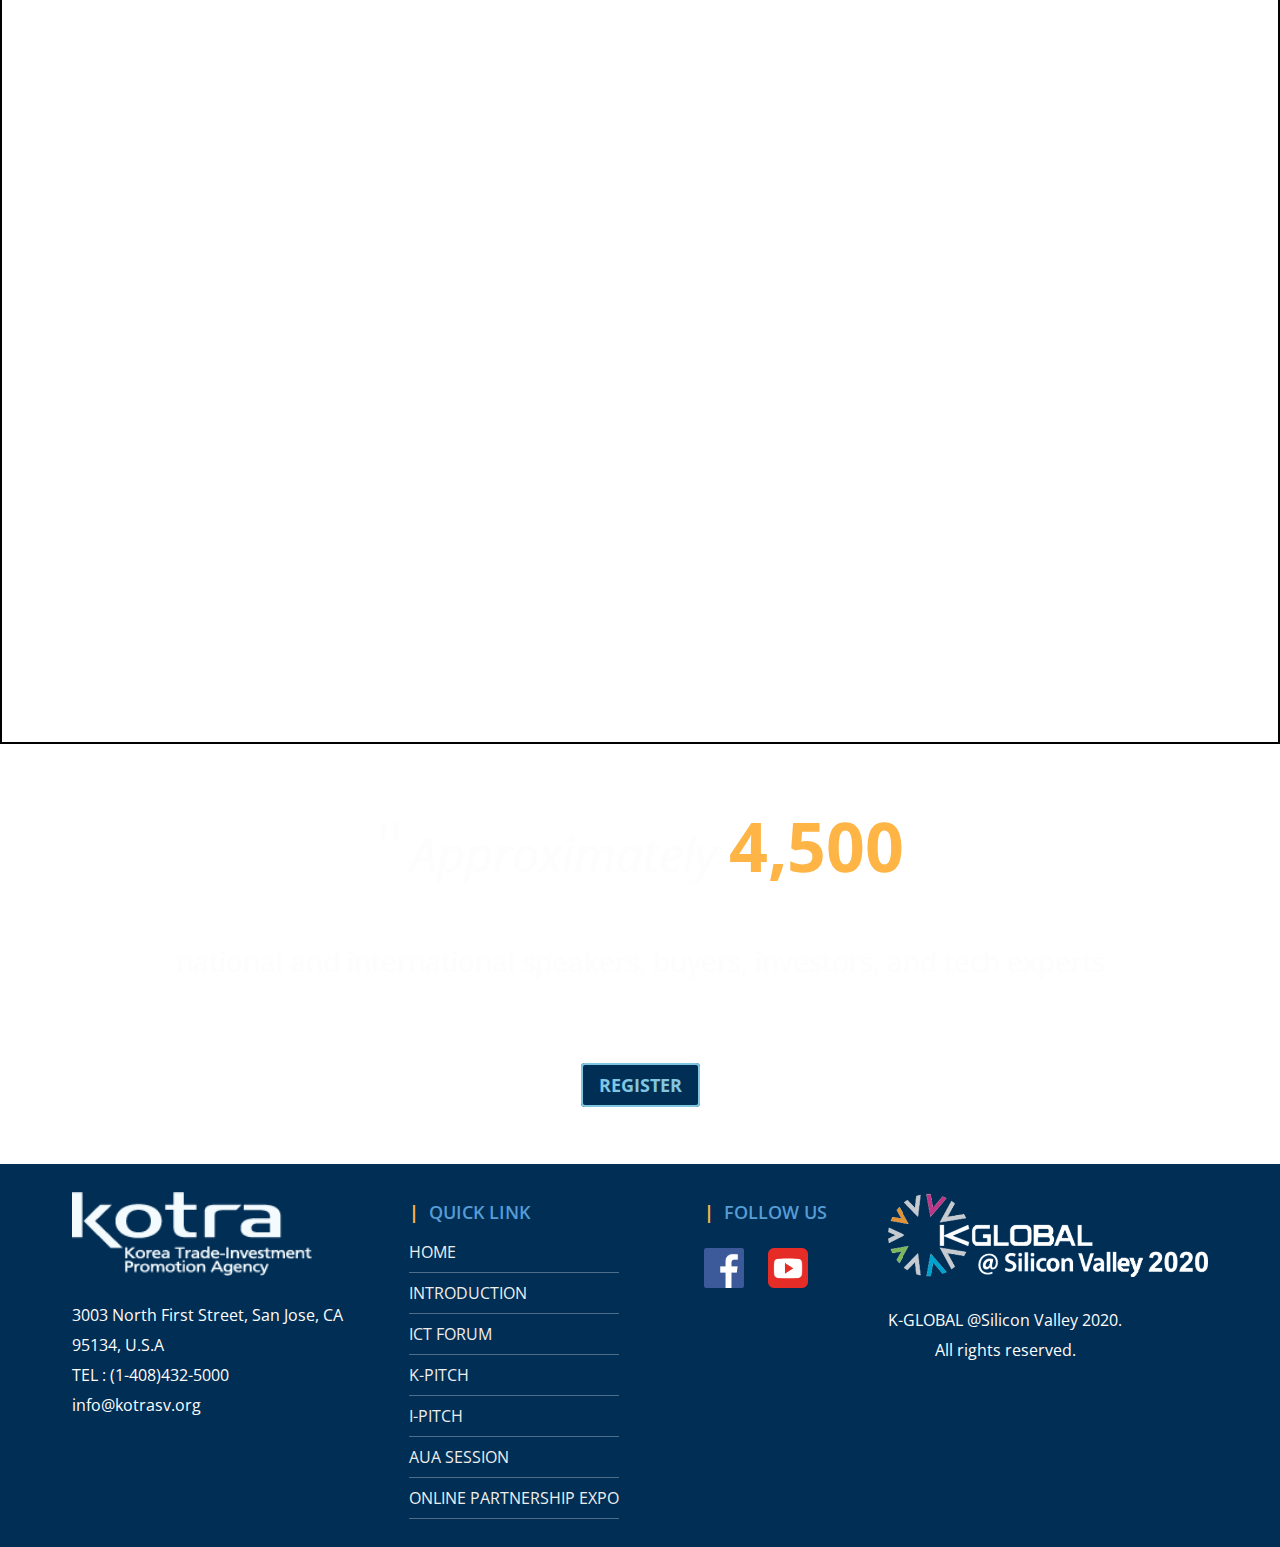
<file: introduction.html>
<!DOCTYPE html>
<html lang="en">

<head>
  <meta charset="UTF-8">
  <meta name="viewport" content="width=device-width, initial-scale=1.0">
  <title>K-Global 2020</title>
  <meta name="author" content="KOTRA">
  <meta name="description" content="K-Global at silicon valley 2020">
  <link rel="icon" type="image/png" href="img/favicon.png">
  <!-- Google font-->
  <link href="https://fonts.googleapis.com/css2?family=Open+Sans:wght@400;600;700&display=swap" rel="stylesheet">
  <link href="https://fonts.googleapis.com/css2?family=Oswald:wght@400;500;600;700&display=swap" rel="stylesheet">


  <link rel="stylesheet" href="css/aos.css">
  <link rel="stylesheet" href="css/style.css">
  <script src="js/main.js" defer></script>
</head>

<body>

  <!--Navbar-->
  <nav id="navbar">
    <div class="navbar__wrapper">
      <div class="navbar__logo">
        <a href="index.html"><img src="img/kglobal.png"></a>
      </div>
      <ul class="navbar__menu">

        <li class="navbar__menu__item"><a href="introduction.html">Introduction</a></li>

        <li class="navbar__menu__item"><a href="ict.html">ICT Forum</a></li>

        <li class="navbar__menu__item sub-menu"><a>Pitching Competition</a>
          <ul class="sub-menu__list">
            <li><a href="kpitch.html">K-Pitch</a></li>
            <li><a href="ipitch.html">International Pitch</a></li>
          </ul>

        <li class="navbar__menu__item"><a href="aua.html">AUA Session</a></li>

        <li class="navbar__menu__item"><a href="expo.html">Online Partnership Expo</a></li>
      </ul>

    
    </div>

    <button class="navbar__toggle-btn">
      <svg class="svg-icon" viewBox="0 0 20 20">
        <path fill="none"
          d="M3.314,4.8h13.372c0.41,0,0.743-0.333,0.743-0.743c0-0.41-0.333-0.743-0.743-0.743H3.314
          c-0.41,0-0.743,0.333-0.743,0.743C2.571,4.467,2.904,4.8,3.314,4.8z M16.686,15.2H3.314c-0.41,0-0.743,0.333-0.743,0.743
          s0.333,0.743,0.743,0.743h13.372c0.41,0,0.743-0.333,0.743-0.743S17.096,15.2,16.686,15.2z M16.686,9.257H3.314
          c-0.41,0-0.743,0.333-0.743,0.743s0.333,0.743,0.743,0.743h13.372c0.41,0,0.743-0.333,0.743-0.743S17.096,9.257,16.686,9.257z">
        </path>
      </svg>
    </button>
  </nav>
  <!-- Slider -->
  <section id="slider">
    <!-- <div class="slider__container"> <img src="img/notextbg.png" id="bg" alt=""></div> -->
    <div class="section">
      <div id="slider__text">
        <div class="slider__text__title">POST COVID-19<br></div>
        <div class="slider__text__subtitle">
          REVOLUTIONARY GAME CHANGER
        </div>
        <div class="slider__text__title">AI</div>
        <div class="slider__text__date">NOV 30 - DEC 3, 2020 (PST)<br>DEC 1 - DEC 4, 2020 (KST)</div>
        <a href="https://www.eventbrite.com/e/k-global-2020-silicon-valley-tickets-128285971795" class="bgholder__register" target="_blank">REGISTER</a>
      </div>
    </div>
  </section>

  
    <!-- Event Overview with design -->
  
    <section id="eventoverview">
      <div class="section">
  
        <div class="overview__wrapper">
          <div class="overview__container">
            <div class="overview__picture">
            </div>
            <div class="overview__picture__layout">
              <h1>About<br> K-Global 2020</h1>
              <p>K-Global is an annual convention held to acknowledge Korea’s competitive technological advancements at Silicon Valley. This year’s event will introduce Korean AI technologies and companies in the U.S market. We hope to introduce you to up-to-date technological trends in our current environment, build new business relations, and promote mutual advancement. </p>
            </div>
  
            <div class="overview__description">
              <div class="overview__description__title">
                <h1>EVENT OVERVIEW</h1>
              </div>
              <div class="overview__description__theme">
                <h3><span>Theme</span> <br>AI: THE REVOLUTIONARY GAME CHANGER FOR POST COVID-19 ERA</h3>
              </div>
              <div class="overview__description__theme">
                <h3><span>Time</span><br> November 30 - December 3, 2020 (4 day event)</h3>
              </div>
              <div class="overview__description__theme">
                <h3><span>Attendees</span><br> Approximately 4,500 national and international speakers, buyers, investors, and tech experts</h3>
              </div>
            </div>
          </div>
        </div>
      </div>
    </section>
  

  <!--Introduction -->

  <section id="introduction">
    <div class="section">
      <div class="card__container">

        <div class="introduction__card">
          <div class="introduction__card__icon">
            <img src="img/webinar3.png" alt="">
          </div>
          <h4 class="introduction__card__title">Online<br> Webinar</h4>
          <div class="introduction__card__description">
            Invite top Silicon Valley experts in AI for the
            leading industry that will pave way for the future of innovation, and conduct speeches and panel
            discussions virtually to influence industries in both Korea and the U.S.
          </div>
        </div>


        <div class="introduction__card">
          <div class="introduction__card__icon">
            <img src="img/oppertunity.png" alt="">
          </div>
          <h4 class="introduction__card__title">Seeking new opportunities post COVID-19</h4>
          <div class="introduction__card__description">Highlight upcoming
            revolution of new industry and businesses within Silicon
            Valley companies in the midst of COVID-19
          </div>
        </div>


        <div class="introduction__card">
          <div class="introduction__card__icon">
            <img src="img/ai.png" alt="">
          </div>
          <h4 class="introduction__card__title">Advance promotion of technology</h4>
          <div class="introduction__card__description">Generate interest among
            K-Global participants with the focus on AI new technology
            and service, and promote excellence of Korea’s innovative
            technology to local buyers and investors
          </div>
        </div>

        <!-- <div class="introduction__card">
          <div class="introduction__card__icon">
            <img src="img/marketing.png" alt="">
          </div>
          <h4 class="introduction__card__title">Advance<br> online marketing</h4>
  
          <div class="introduction__card__description">With the main goal in advancing
            ICT hidden champions to overseas markets, SNS marketing
            → 1:1 video conference/consulting → advancement in online
            marking that leads to more buyer discovery (DB), as well as
            continued support for productive results</div>
        </div> -->
      </div>

    </div>

  </section>


  <!-- MAIN EVENT TABLE -->
  <section id="mainevents">

    <div class="section">

      <h2 id="mainevents__title">Main Events</h2>
      <div class="mainevents__container">
        
        <div class="mainevents__row">
          <div class="mainevents__name"><span>
              NAME OF EVENT</span></div>
          <div class="mainevents__content"><span>MAIN CONTENT</span></div>
        </div>
        <div class="mainevents__row">
          <div class="mainevents__name"><span>ICT
              Forum</span></div>
          <div class="mainevents__content"><span>Sharing digital innovation trends and
              technological advancements in ICT
              and SW sector</span></div>
        </div>
        <div class="mainevents__row">
          <div class="mainevents__name"><span>K-Pitch</span></div>
          <div class="mainevents__content"><span>Effective IR; engaging with investors
              and investments for participating
              SMEs and start-ups</span></div>
        </div>
        <div class="mainevents__row">
          <div class="mainevents__name"><span>I-Pitch</span></div>
          <div class="mainevents__content"><span>Pitching from start-ups in 15 different
              countries based in Silicon Valley</span></div>
        </div>
        <div class="mainevents__row">
          <div class="mainevents__name"><span>AUA Session</span></div>
          <div class="mainevents__content"><span>Experts provide tailored answers to the gathered quetions from the audience in the form of interviews and podcast. </span></div>
        </div>
        <div class="mainevents__row">
          <div class="mainevents__name"><span>Online
              Partnership
              Expo</span></div>
          <div class="mainevents__content"><span>Provide online exhibition of participating ICT corporations, as well as 1:1 expert video conference</span></div>
        </div>
      </div>
    </div>
  </section>

  <!-- Yealy event title table -->
  <section id="yearlyEvent">
    <div class="section">
      <h2>Yearly Event Title</h2>
      <div class="year__container">
        <div class="yearly__row">
          <div class="yearly__year"><span>YEAR</span></div>
          <div class="yearly__theme"><span>EVENT THEME</span></div>
        </div>
        <div class="yearly__row">
          <div class="yearly__year">2012 (1st event)</div>
          <div class="yearly__theme">「ICT Convergence」 Home, Healthcare, Energy, Smart Car</div>
        </div>
        <div class="yearly__row">
          <div class="yearly__year">2013 (2nd event)</div>
          <div class="yearly__theme">「Creative Economy」 Big Data&Cloud, SWFusion, Mobile Platform</div>
        </div>
        <div class="yearly__row">
          <div class="yearly__year">2014 (3rd event)</div>
          <div class="yearly__theme">「Connect Everything」 IoT based hyperconnection cooperation</div>
        </div>
        <div class="yearly__row">
          <div class="yearly__year">2015 (4th event)</div>
          <div class="yearly__theme">「Automated Future」 Human + Technology, robot, drone, etc.</div>
        </div>
        <div class="yearly__row">
          <div class="yearly__year">2016 (5th event)</div>
          <div class="yearly__theme"> 「New Reality driven by 4th Industrial Revolution」 AI, AR/VR, etc.</div>
        </div>
        <div class="yearly__row">
          <div class="yearly__year">2017 (6th event)</div>
          <div class="yearly__theme"> 「Collaborating for the Future in the 4th industrial revolution」 autonomous
            driving, AI, IoT, etc.</div>
        </div>
        <div class="yearly__row">
          <div class="yearly__year">2018 (7th event)</div>
          <div class="yearly__theme"> 「Ready to Build Tomorrow?」 AI, Autonomous Vehicles, robots, etc.</div>
        </div>
        <div class="yearly__row">
          <div class="yearly__year">2019 (8th event)</div>
          <div class="yearly__theme"> 「Future is on 5G」 5G Core Technologies, Infrastructure, Service, etc.</div>
        </div>
        <div class="yearly__row">
          <div class="yearly__year">2020 (9th event)</div>
          <div class="yearly__theme"> 「AI: THE REVOLUTIONARY GAME CHANGER FOR POST COVID-19 ERA」 </div>
        </div>
      </div>
    </div>
  </section>

<!--========= PROGRMA OVERVIEW================= -->
<section id="events">
  <div class="section">
    <div class="events__title">
      <h1>PROGRAM OVERVIEW</h1>
    </div>
    <div class="events__row">
      <div class="events__col">
        <div class="events__card" data-aos="fade-right" data-aos-duration="1500" data-aos-offset="150">
          <div class="events__card__title">ICT Forum</div>
          <div class="events__card__description">
            <div class="events__card__date"> Mon <span>|</span> Nov 30 (PST)<br>Tue <span>|</span> Dec 1 (KST)</div>
    
            <hr>
            <div class="events__card__detail">Sharing digital innovation trends and technological advancements in
              ICT
              and SW sector<br><br><br><a href="ict.html">Learn more</a></div>
            <!-- <div class="events__card__host">
              <img id="nipacolor" src="img/nipacolor.png" alt="">
              <img id="kotracolor" src="img/kotracolor.png" alt="">
            </div> -->
          </div>
        </div>

        <div class="events__card" data-aos="fade-up-right" data-aos-duration="1500" data-aos-offset="150">
          <div class="events__card__title">K-Pitch</div>

          <div class="events__card__description">
            <div class="events__card__date">Tue <span>|</span> Dec 1 (PST)<br>Wed <span>|</span> Dec 2 (KST) </div>
            <hr>
            <div class="events__card__detail">Effective IR; engaging with investors and investments for
              participating
              SMEs and start-ups<br><br><br><a href="kpitch.html">Learn more</a></div>
            <!-- <div class="events__card__host">
              <img id="nipacolor" src="img/nipacolor.png" alt="">
              <img id="kiccolor" src="img/kiccolor.png" alt="">
            </div> -->

          </div>
        </div>
      </div>

      <div class="events__col">
        <div class="events__card" data-aos="fade-up-left" data-aos-duration="1500" data-aos-offset="150">
          <div class="events__card__title">I-Pitch</div>
          <div class="events__card__description">
            <div class="events__card__date">Wed <span>|</span> Dec 2 (PST)<br> Thu <span>|</span> Dec 3 (KST)</div>
            <hr>
            <div class="events__card__detail">Pitching from start-ups in 15 different
              countries based in Silicon Valley<br><br><br><a href="ipitch.html">Learn more</a></div>
            <!-- <div class="events__card__host">
              <img id="nipacolor" src="img/nipacolor.png" alt="">
              <img id="kiccolor" src="img/kiccolor.png" alt="">
            </div> -->
          </div>
        </div>

        <div class="events__card" data-aos="fade-left" data-aos-duration="1500" data-aos-offset="150">
          <div class="events__card__title">AUA Session</div>
          <div class="events__card__description">
            <div class="events__card__date">Thu <span>|</span> Dec 3 (PST)<br>Fri <span>|</span> Dec 4 (KST)</div>
            <hr>
            <div class="events__card__detail">Experts provide tailored answers to the gathered quetions from the audience in the form of interviews and discussion<br><br><a href="aua.html">Learn more</a></div>
            <!-- <div class="events__card__host">
              <img id="kotracolor" src="img/kotracolor.png" alt="">
            </div> -->
          </div>
        </div>
      </div>
    </div>

    <div class="events__row">
      <div class="events__col">
        <div class="events__card" id="events__expo" data-aos="fade-up" data-aos-offset="150" data-aos-duration="1500">
          <div class="events__card__title">Partnership Expo</div>
          <div class="events__card__description">
            <div class="events__card__date">Oct 30 <span>-</span> Dec 3 (PST) <br> Nov 1 <span>-</span> Dec 4 (KST)
            </div>
            <hr>
            <div class="events__card__detail">Provide online exhibition of participating ICT corporations, as well as 1:1 expert video conference<br>
             <br><br><a href="expo.html">Learn more</a>
            </div>
            <!-- <div class="events__card__host">
              <img id="kotracolor" src="img/kotracolor.png" alt="">
            </div> -->
          </div>
        </div>
      </div>
    </div>
</section>


  <!-- Welcome -->

  <section id="welcome">
    <div class="section">

      <div class="welcome__attend">
        <span id="colon">"</span>
        <span id="approx">Approximately </span>
        <span id="number">4,500</span>
        <br>national and international speakers, buyers,
        investors, and tech experts
      </div>
      <div class="welcome__button">
        <a href="https://www.eventbrite.com/e/k-global-2020-silicon-valley-tickets-128285971795" class="bgholder__register" target="_blank">REGISTER</a>
    </div>
  </section>



  <!--Footer-->
  <footer>
    <div class="section">
      <div class="footer__container">

        <div class="footer__col" id="footer__col1">
          <div class="footer__kotra">
            <img src="img/kotra.png" alt="">
            <p>3003 North First Street, San Jose, CA 95134, U.S.A<br>TEL : (1-408)432-5000 <br>info@kotrasv.org<br></p>
          </div>
          <div class="footer__quicklink">
            <h3>QUICK LINK</h3>
            <ul>
              <li><a href="index.html">HOME</a></li>
              <li><a href="introduction.html">INTRODUCTION</a></li>
              <li><a href="ict.html">ICT FORUM</a></li>
              <li><a href="kpitch.html">K-PITCH</a></li>
              <li><a href="ipitch.html">I-PITCH</a></li>
              <li><a href="aua.html">AUA SESSION</a></li>
              <li><a href="expo.html">ONLINE PARTNERSHIP EXPO</a></li>

            </ul>
          </div>
        </div>

        <div class="footer__col" id="footer__col2">
          <div class="footer__sns">
            <h3>FOLLOW US</h3>
            <ul>
              <li><a href="https://www.facebook.com/kotrasiliconvalley/" target="_blank"><img src="img/facebookicon.png" alt="facebooklink"></a></li>
              <li><a href="https://www.youtube.com/channel/UC_2mC7G4_8J2ifNositnktw" target="_blank"><img src="img/youtubeicon.png" alt="youtubelink"></a></li>

            </ul>
          </div>
          <div class="footer__kglobal">
            <img src="img/kglobal.png" alt="kgloballogo">
            <p>K-GLOBAL @Silicon Valley 2020. <br>All rights reserved.</p>
          </div>
        </div>

      </div>
    </div>
  </footer>
  <script src="https://cdn.polyfill.io/v2/polyfill.js?features=fetch"></script>
  <script src="js/aos.js"></script>
  <!-- <script src="https://unpkg.com/aos@next/dist/aos.js"></script> -->
  <script>
    AOS.init();
  </script>
</body>

</html>
</file>
<file: css/style.css>
/* Global */

/* Universal tags */

* {
  box-sizing: border-box;
  padding: 0;
  margin: 0;
}

html,
body {
  font-family: "Open Sans", sans-serif;
  cursor: default;
  width: 100%;
  -webkit-overflow-scrolling: touch;
  overflow-x: hidden;
}

/* .preload * {
  -webkit-transition: none !important;
  -moz-transition: none !important;
  -ms-transition: none !important;
  -o-transition: none !important;
  animation-duration: 0s !important;
  -webkit-animation-duration: 0s !important;
  transition: background-color 0s, opacity 0s, color 0s, width 0s, height 0s,
    padding 0s, margin 0s !important;
} */

body {
  height: 100%;
}

a {
  text-decoration: none;
  color: #eeeeee;
}

ul {
  padding-left: 0;
}

li {
  list-style: none;
}

button {
  background-color: transparent;
  cursor: pointer;
  border: none;
  outline: none;
}

/* Hamburger css */
.svg-icon {
  width: 1em;
  height: 1em;
}

.svg-icon path,
.svg-icon polygon,
.svg-icon rect {
  fill: #fff;
}

.svg-icon circle {
  stroke: #fff;
  stroke-width: 1;
}

/* Section common */
.section {
  text-align: center;
  padding: 28px 12px;
  max-width: 1280px;
  margin: 0 auto;
}

#companylist__title {
  margin-bottom: 42px;
  font-weight: 700;
}

/* Typography */

h1 {
  font-family: "Oswald", sans-serif;
  font-size: 48px;
  font-weight: 700;
  color: #000000;
  margin: 16px 0px;
}

h2 {
  font-family: "Oswald", sans-serif;
  font-size: 28px;
  font-weight: 600;
  color: #000000;
  margin: 8px 0;
}

h3 {
  font-size: 18px;
  font-weight: 400;
  color: #000000;
  margin: 8px 0;
}

p {
  font-size: 18px;
  font-weight: 400;
  color: #000000;
  margin: 4px 0;
}

.line__title {
  padding: 24px 0px 36px 0px;
}

.line__title h2 {
  font-weight: 700;
  position: relative;
  margin: 48px auto;
  padding: 0 24px;
}

.line__title h2:before {
  content: " ";
  display: block;
  width: 440px;
  height: 4px;
  background: linear-gradient(to left, black, white);
  position: absolute;
  left: 0;
  top: 50%;
  z-index: -2;
}

.line__title h2:after {
  content: " ";
  display: block;
  width: 440px;
  height: 4px;
  background: linear-gradient(to right, black, white);
  position: absolute;
  right: 0;
  top: 50%;
  z-index: -2;
}

.line__title span {
  background: #fff;
}

/* ===========     Navbar   START ============*/

#navbar {
  position: fixed;
  background-color: transparent;
  width: 100%;
  transition: all 0.5s ease-in-out;
  z-index: 10;
}

#navbar.navbar--dark {
  background-color: #012e55;
}

.navbar__wrapper {
  display: flex;
  justify-content: space-between;
  align-items: center;
  max-width: 1280px;
  margin: 0 auto;

  animation-name: slide;
  animation-duration: 2s;
  animation-timing-function: ease;
  animation-fill-mode: forwards;
  transform: translate(0, -20px);
}

.navbar__logo img {
  height: 80px;
  padding: 8px 24px;
}

.navbar__logo a {
  display: block;
}

.navbar__menu {
  display: flex;
}

.navbar__menu__item {
  position: relative;
}

.navbar__menu__item ul {
  position: absolute;
  background: #eeeeee;

  display: none;
}

.navbar__menu__item:hover ul {
  display: block;
}
.navbar__menu__item ul li {
  display: block;
  width: 190px;
  height: 40px;
  text-align: left;
  line-height: 15px;
  color: #000000;
  border-bottom: 1px solid #000000;
}

.navbar__menu__item ul li a {
  display: block;
  color: black;
  padding-left: 8px;
}

.navbar__menu__item a {
  font-weight: 600;
  display: block;
  margin: 0 4px;
  cursor: pointer;
  border-radius: 4px;
}
.navbar__menu__item a {
  display: block;
  padding: 12px 8px;
}

.navbar__menu__item.active a {
  color: #feb546;
}

.navbar__menu__item a:hover {
  color: #feb546;
}

.navbar__toggle-btn {
  position: absolute;
  right: 32px;
  font-size: 34px;
  top: 29px;
  display: none;
}

@keyframes slide {
  0% {
    transform: translate(0, -20px);
    opacity: 0.1;
  }
  100% {
    transform: translate(0, 0);
    opacity: 1;
  }
}

/* ===========     Navbar   END ============*/

/*============    BGholder    START ========== */

#bgholder {
  height: 4900px;
  /* margin: 0 auto; */
  padding-top: 80px;
  /* background: url("../img/blankbggra.jpg") center/cover no-repeat; */
  /* background: rgb(5,13,23);
  background: linear-gradient(180deg, rgba(5,13,23,1) 0%, rgba(22,55,96,1) 50%, rgba(47,86,134,1) 70%, rgba(92,132,181,1) 83%, rgba(247,247,247,1) 100%); */
  background: rgb(14, 35, 62);
  background: linear-gradient(
    180deg,
    rgba(14, 35, 62, 1) 0%,
    rgba(22, 55, 96, 1) 50%,
    rgba(47, 86, 134, 1) 70%,
    rgba(92, 132, 181, 1) 83%,
    rgba(247, 247, 247, 1) 100%
  );
  color: #fdfdfd;
}

.cont {
  position: relative;
  height: 700px;
  /* max-width: 1200px; */
  margin: 0 auto;
}

.testcontainer {
  position: absolute;
  height: 700px;
  width: 100%;
  z-index: 0;
  border: 3px solid yelow;
  overflow: hidden;
}

.box1 {
  width: 550px;
  height: 376px;
  background: url("../img/bf.png");
  position: absolute;
  bottom: 10%;
  left: 0;
  right: 0;
  margin-left: auto;
  margin-right: auto;
  animation: anim 2s forwards, anim2 3s forwards 2s;
}

.box1::after {
  content: "";
  position: absolute;
  width: 550px;
  height: 376px;
  background: url("../img/af.png");
  left: -20px;
  animation: float 6s ease-in-out infinite;
  z-index: -1;
  border-radius: 60%;
}

@keyframes anim {
  from {
    bottom: -50%;
  }
  to {
    bottom: 40%;
  }
}

@keyframes anim2 {
  from {
    left: 0;
    right: 0;
    width: 550px;
  }
  to {
    width: 0px;
    left: 30px;
  }
}

.box2 {
  width: auto;
  height: auto;
  line-height: 60px;
  position: absolute;
  top: 60px;
  left: 100px;
  overflow: hidden;
}
#text {
  text-align: left;
  position: relative;
  left: -100%;
  animation: anim3 3s forwards 2s;
}

#text .text__title {
  color: #81c6e0;
  font-size: 68px;
  font-weight: 700;
}

#text .text__subtitle {
  font-size: 48px;
  font-weight: 600;
}

#text .text__date {
  font-size: 28px;
  font-weight: 600;
  line-height: 40px;
}

.bgholder__register {
  color: #81c6e0;
  font-size: 18px;
  font-weight: 700;
  padding: 8px 16px;
  border: 2px solid #81c6e0;
  border-radius: 4px;
  background-color: #012e55;
}

.bgholder__register:hover {
  color: #feb546;
  border: 2px solid #feb546;
}

@keyframes anim3 {
  from {
    left: -100%;
  }
  to {
    left: 0%;
  }
}

@keyframes float {
  0% {
    transform: translatey(0px);
  }
  50% {
    transform: translatey(-10px);
  }
  100% {
    transform: translatey(0px);
  }
}

.box3 {
  position: relative;
  width: 100%;
  height: 130px;
  bottom: -10%;
}

.box3__container {
  position: absolute;
  display: flex;
  align-items: center;
  justify-content: space-evenly;
  bottom: -450px;
  width: 100%;
}

.box3__container__col {
  display: flex;
  justify-content: space-evenly;
  width: 50%;
}

.box__container__logo1 a,
.box__container__logo2,
.box__container__logo3,
.box__container__logo4 {
  display: block;
}

.box__container__logo1 a img {
  width: 230px;
}

.box__container__logo2 a img {
  width: 260px;
  padding-top: 24px;
  margin-left: 18px;
}

.box__container__logo3 a img {
  width: 230px;
  margin-right: 24px;
}

.box__container__logo4 a img {
  width: 180px;
  margin-left: 42px;
}

@keyframes fadeIn {
  0% {
    opacity: 0;
  }
  100% {
    opacity: 1;
  }
}

.box3__container .box__container__logo1 {
  animation: fadeIn ease 5s;
}

.box3__container .box__container__logo2 {
  width: 220px;
  height: 96px;

  animation: fadeIn ease 5s;
}

.box3__container .box__container__logo3 {
  width: 200px;
  height: 121px;

  animation: fadeIn ease 5s;
}

.box3__container .box__container__logo4 {
  width: 180px;
  height: 136px;

  animation: fadeIn ease 5s;
}

/*============    BGholder    END ========== */

/* -========    PARALLAX START  =========== */

.parall {
  margin-top: 300px;
}

.parall__div {
  margin-bottom: 200px;
}

.parall__logo img {
  width: 350px;
  border-bottom: 2px solid #feb546;
  margin-bottom: 34px;
}

.parall__logo p {
  font-size: 18px;
  font-weight: 600;
  color: #eeeeee;
  max-width: 600px;
  margin: 0 auto;
  line-height: 32px;
}

.parall__title h2 {
  color: #fdfdfd;
}
.parall__title h1 {
  color: #fdfdfd;
}

.parall__title {
  margin-bottom: 60px;
  margin-top: 90px;
}

#events__expo {
  margin: 60px 0;
}

.events__card__host img {
  width: 150px;
  padding: 24px 12px;
}

.events__card__host #kiccolor {
  width: 30%;
}

.events__card__host #nipacolor {
  width: 35%;
}

.testimonial__text {
  text-align: center;
  color: #fdfdfd;
  margin-bottom: 120px;
}

.testimonial__speechbubble {
  align-items: center;
  background-color: #26272b;
  color: #e1e4e9;
  font-size: 18px;
  line-height: 1.6;
  padding: 35px 50px 15px 50px;
  max-width: 550px;
  margin: 100px auto 200px auto;
  position: relative;
}

.testimonial__speechbubble p {
  background-color: #26272b;
  color: #e1e4e9;
  padding-bottom: 40px;
}

.testimonial__speechbubble:nth-child(2n + 1) {
  border-right: 5px solid #feb546;
}

.testimonial__speechbubble:nth-child(2n) {
  border-left: 5px solid #fff7d1;
}

.testimonial__speechbubble p:before {
  content: "“";
  font-family: Georgia;
  font-size: 18px;
  line-height: 0;
  font-size: 48px;
  display: inline-block;
  display: -webkit-inline-box;
}

.testimonial__username {
  color: #feb546;
  font-size: 18px;
  font-weight: 600;
}

.testimonial__speechbubble:nth-child(2n + 1) .testimonial__avatar {
  display: block;
  margin-bottom: 0px;
  position: absolute;
  width: 100px;
  height: 100px;
  left: 1;
}

.testimonial__speechbubble:nth-child(2n) .testimonial__avatar {
  display: block;
  margin-bottom: 0px;
  position: absolute;
  width: 100px;
  height: 100px;
  right: 0;
}

/* -========    PARALLAX END  =========== */

/* ===========   SlIDER    START ============= */

#slider {
  background: url("../img/general_bg.jpg") center/cover no-repeat;
  padding-top: 60px;
  padding-bottom: 52px;
  /* width: 100%; */
  margin: 0 auto;
}

#slider .bgholder__register {
  display: inline-block;
  margin-top: 24px;
}

.slider__text__title {
  color: #81c6e0;
  font-size: 48px;
  font-weight: 700;
}

.slider__text .bgholder__register {
  margin-top: 32px;
}
.slider__text__subtitle {
  color: #fdfdfd;
  font-size: 28px;
  font-weight: 600;
}

.slider__text__date {
  color: #fdfdfd;
  font-size: 18px;
  font-weight: 600;
}

/* ===========   SlIDER   END  ============= */

/* OVERVIEW   */

#ict__event {
  margin-top: 80px;
  margin-bottom: 120px;
}
.overview__content {
  margin: 0 auto;
  text-align: left;
  width: 80%;
  margin-bottom: 40px;
}

.overview__content span {
  font-weight: 700;
}

.ict__container .overview__content {
  margin-bottom: 0px;
}

/*  ==============  Schedule Card START ======== */

#ict__schedule,
#ipitch__schedule,
#kpitch__schedule {
  margin-top: 52px;
  margin-bottom: 18px;
}

#schedule {
  background-color: #fdfdfd;
}
.schedule__container {
  margin: 0 auto;
  padding: 24px 0px;
}

.schedule__card {
  width: 75%;
  margin: 10px auto;
  display: flex;
  margin-left: auto;
}

.schedule__card__time {
  border-radius: 5px;
  width: 15%;
  text-align: center;
  padding: 16px 10px;
  font-weight: 600;
  color: #4d4d4d;
}

.description__content h4 {
  padding-top: 10px;
  color: #feb546;
  font-weight: 600;
}

h4 .duration {
  color: #7c7979;
}

.description__topic h3 {
  font-weight: 600;
}

.schedule__card__description {
  border: 2px solid #7c7979;
  border-radius: 5px;
  padding: 8px 16px;
  width: 85%;
}

.schedule__card__description .description__time {
  color: #4d4d4d;
  font-weight: 600;
  border-bottom: 2px solid #4d4d4d;
  line-height: 40px;
  display: none;
}

.description__content {
  padding: 2px;
  display: flex;
  align-items: center;
  justify-content: center;
}

.description__topic {
  margin: auto 0;
}

.description__speaker {
  display: flex;
  padding: 4px 12px;
}

.speaker__img img {
  width: 40px;
  height: 40px;
  border-radius: 50%;
}

.speaker__img img:hover {
  cursor: pointer;
}

.speaker__bio {
  padding-left: 10px;
}

.speaker__bio__name {
  text-align: left;
  font-weight: 600;
  padding-left: 4px;
}

.speaker__bio__name span {
  background-color: #012e55;
  display: inline-block;
  width: 19px;
  font-size: 12px;
  text-align: center;
  color: #fdfdfd;
  border-radius: 50%;
}

.speaker__bio__title {
  text-align: left;
  padding-left: 4px;
  color: #7c7979;
}

.speaker__img {
  flex-shrink: 0;
  width: 40px;
  height: 40px;
  border-radius: 50%;
  overflow: hidden;
}

.speaker__img img {
  width: 40px;
  height: 40px;
  border-radius: 50%;
  transition: transform 0.4s;
}

.speaker__img:hover img {
  transform: scale(1.3);
  transform-origin: 50% 50%;
}

/*  ==============  Schedule Card END  ======== */

/* ===============  EVENTS (overview program) START ================= */

#events {
  background: url("../img/eventsbg.jpg") center/cover no-repeat;
  border: 2px solid black;
  background-attachment: fixed;
}

.events__title h1 {
  color: #fdfdfd;
  padding: 24px 0px;
}

.events__intro__title h1 {
  text-align: center;
  color: #fdfdfd;
}

.events__row {
  display: flex;
  justify-content: space-around;
  margin-bottom: 24px;
}

.events__col {
  width: 50%;
  display: flex;
  justify-content: space-around;
}

.events__row .events__card {
  width: 280px;
  flex-wrap: wrap;
}

.events__row #events__expo {
  width: 480px;
  flex-wrap: wrap;
}

#events .events__card {
  border-radius: 5px;
}

.events__card .events__card__title {
  border-radius: 5px;

  background-color: rgba(20, 36, 83, 0.78);
  color: #fdfdfd;
  font-size: 28px;
  font-weight: 600;
  text-align: center;
  padding: 20px 0;
}

.events__card__description {
  background-color: #fdfdfd;
  border: 1px solid #000000;
  padding-bottom: 48px;
}
.events__card__date {
  margin: 0 auto;
  padding: 15px 0;
  font-size: 18px;
  font-weight: 400;
  color: #4d4d4d;
}

.events__card__detail {
  min-width: 240px;
  padding: 20px 10px 2px 10px;
  color: #000000;
}

.events__card__detail a {
  color: #feb546;
}

.events__card__date span {
  color: #feb546;
  font-weight: 600;
}

.events__row2 {
  margin-bottom: 82px;
}

.events__row2 .events__card {
  width: 60%;
  margin: 0 auto;
  height: 250px;
}

/* ===============   EVENTS (overview program) END ================= */

/* ==============    Welcome  START ===========*/

#welcome {
  background: url("../img/genralbg.jpg") center/cover no-repeat;
  background-attachment: fixed;
  min-height: 300px;
  line-height: 100px;
}

.welcome__attend {
  padding: 24px 12px;
  text-align: center;
  color: #fdfdfd;
  font-size: 28px;
  overflow: hidden;
}

#colon {
  font-size: 68px;
}
#approx {
  font-size: 48px;
  font-style: italic;
}

#number {
  font-size: 68px;
  font-weight: 700;
  color: #feb546;
}

/* ==============    Welcome  END  ===========*/

/* ============== Speakers   START ================*/
#speaker {
  background-color: #f9f9f9;
  padding-bottom: 48px;
}

.spaker__col {
  display: flex;
  flex-wrap: wrap;
}

.spaker__col .speaker__card {
  margin: 24px 36px;
}

.speaker__title {
  text-align: center;
  padding: 5px 0px;
  margin: 42px auto 18px auto;
  font-size: 28px;
  font-weight: 700;
}

.speaker__topic {
  font-weight: 700;
  font-size: 18px;
}

.speakers {
  display: flex;
  justify-content: space-around;
  padding: 0;
  margin: 0 auto;
  flex-wrap: wrap;
}

.speaker__card {
  height: 350px;
  width: 250px;
  margin-top: 24px;
  position: relative;
}

.speaker__card__img {
  display: block;
  height: 250px;
  width: 250px;
  border-radius: 3px;
}

.speaker__card__content {
  height: 100px;
  background-color: #ffffff;
  padding: 0;
  margin: 0;
  text-align: center;
  line-height: 30px;
  color: #545454;
}

.speaker__card__content__name {
  padding: 10px 0px;
  font-weight: 600;
}
.speaker__card__content__company {
  padding: 10px 0px;
  font-size: 12px;
  color: #a7a7a7;
}

.speaker__card__content__name h4 {
  font-weight: 600;
}

.speaker__card__content__name h4:after {
  content: "";
  display: block;
  width: 40px;
  height: 2px;
  margin: 0 auto;
  /* background-color: #fac42b; */
  background-color: #feb546;
  margin-top: 10px;
  margin-bottom: 5px;
}

.speaker__card__content__name p {
  color: #a7a7a7;
  font-size: 18px;
  font-weight: 600;
}

.speaker__card__tag {
  position: absolute;
  top: 0px;
  padding: 2px 8px;
  background-color: rgba(20, 36, 83, 0.78);
  color: #fdfdfd;
  border-radius: 5px;
}

.speaker__card img {
  transition: transform 0.5s ease;
}

.speaker__card:hover img {
  transform: scale(1.03);
  cursor: pointer;
  -webkit-filter: brightness(0.7);
  filter: brightness(0.7);
}

.speaker__card:hover .speaker__card__content__more {
  opacity: 1;
  cursor: pointer;
}

.speaker__card__content__more .text {
  background-color: rgba(14, 29, 75, 0.38);
  color: #feb546;
  color: #fdfdfd;
  padding: 4px 8px;
  border-radius: 5px;
  font-weight: 700;
}

.speaker__card__content__more {
  transition: 0.5s ease;
  opacity: 0;
  position: absolute;
  top: 40%;
  left: 50%;
  transform: translate(-50%, -50%);
  -ms-transform: translate(-50%, -50%);
  text-align: center;
}

/* ============== Speakers   START ================*/

/* =========== TESTIMONIAL  START ============== */

#testimonials {
  /* background: url('../img/bg4.jpg'); */

  height: 100%;

  /* Center and scale the image nicely */
  background-position: center;
  background-repeat: no-repeat;
  background-size: cover;
}

.testimonials {
  margin: 40px;
}

.testimonial {
  display: flex;
  margin: 32px 0;
}

.testimonial__avatar {
  border: 2px solid #fdfdfd;
  width: 150px;
  height: 150px;
  border-radius: 50%;
  margin: 12px;
}

.testimonial__avatar:nth-child(odd) {
  margin-right: 40px;
}
.testimonial__avatar:nth-child(even) {
  margin-left: 40px;
}

.testimonial__speech-bubble {
  border-radius: 5px;
  padding: 18px;
  background-color: #fdfdfd;
  display: flex;
  align-items: center;
}

.testimonial__speech-bubble p {
  color: #7c7979;
}

.testimonial__speech-bubble .name {
  color: #545454;
  font-weight: 600;
}

/* =========== TESTIMONIAL END ============== */

/* ============    Footer   START ==========*/
footer {
  background-color: #012e55;
}

footer h3 {
  color: #569cd5;
  font-weight: 600;
}

footer h3:before {
  content: "|";
  color: #feb546;
  padding-right: 10px;
  font-weight: 700;
}

.footer__container {
  display: flex;
  justify-content: space-evenly;
}

.footer__col {
  display: flex;
  justify-content: space-between;
}

.footer__kotra {
  margin-left: 15px;
  width: 50%;
}

.footer__kotra p {
  text-align: left;
  line-height: 30px;
  font-size: 16px;
  color: #fdfdfd;
}

.footer__kotra img {
  display: block;
  width: 50%;
  width: 240px;
  margin-bottom: 24px;
}

.footer__quicklink {
  text-align: left;
  margin-left: -30px;
}

.footer__quicklink ul li {
  border-bottom: 1px solid rgba(255, 255, 255, 0.3);
  line-height: 40px;
}

.footer__quicklink a:hover {
  color: #feb546;
}

.footer__sns {
  text-align: left;
  width: 50%;
  margin-left: 40px;
  margin-right: 24px;
}
.footer__sns ul {
  display: flex;
}

.footer__sns ul li {
  padding-right: 24px;
}
.footer__sns img {
  width: 40px;
  margin-top: 16px;
}

.footer__kglobal {
  margin-left: 32px;
  margin-right: 15px;
}
.footer__kglobal img {
  display: block;
  margin-bottom: 24px;
  width: 320px;
}

.footer__kglobal p {
  float: left;
  font-size: 16px;
  color: #fdfdfd;
  line-height: 30px;
}

/* ============    Footer   END ==========*/

/* =======   Designed Event Overview  SATRT ======*/

#eventoverview {
  margin-top: 64px;
}

#ama__eventoverview {
  margin-top: 64px;
  margin-bottom: 64px;
}

#expo__eventoverview {
  margin-bottom: 64px;
  margin-top: 65px;
}

#kpitch__eventoverview {
  margin-top: 64px;
  margin-bottom: 168px;
}

.overview__content {
  margin: 0 auto;
  text-align: left;
  width: 80%;
  margin-bottom: 40px;
}

.overview__content span {
  font-weight: 700;
}

.overview__wrapper {
  height: 500px;
}

.overview__container {
  position: relative;
  border-top: 2px solid #eeeeee;
  border-bottom: 2px solid #eeeeee;
  width: 95%;
  min-height: 452px;
  margin: 0 auto;
  margin-top: 50px;
  background-color: rgb(234, 238, 236);
}

.overview__picture {
  position: absolute;
  background-color: #012e55;
  width: 400px;
  min-height: 500px;
  top: -50px;
  z-index: 2;
}

.overview__picture__layout {
  position: absolute;

  background-color: #394867;
  opacity: 1;
  width: 380px;
  height: 480px;
  margin: 10px 10px;
  top: -50px;
  z-index: 5;
  display: flex;
  flex-direction: column;
  align-items: center;
  justify-content: center;
}

.overview__picture__layout h1 {
  display: inline-block;
  color: #fdfdfd;
  border-bottom: 3px solid #feb546;
}

.overview__picture__layout p {
  color: #fdfdfd;
}

.overview__description {
  margin-left: 424px;

  text-align: left;
  font-weight: 600;
  padding-right: 12px;
  padding-bottom: 24px;
}

.overview__description__title h1 {
  margin-top: 24px;
  color: #012e55;
  margin-bottom: 24px;
  text-align: left;
}

.overview__description__theme h3::before {
  content: "-";
  color: #feb546;
  padding-right: 10px;
  font-weight: 700;
}

.overview__description__title h1::before {
  content: "|";
  color: #feb546;
  padding-right: 10px;
  font-weight: 700;
}

.overview__description__theme span {
  font-weight: 700;
}

.overview__description__theme2 {
  display: flex;
}

.ovewview__description__theme__col1 h3::before {
  content: "-";
  color: #feb546;
  padding-right: 10px;
  font-weight: 700;
}

.overview__description__theme {
  margin-bottom: 4px;
}

/* =======   Designed Event Overview  END ======*/

/* ==============Introduction cards START  ======= */

#introduction {
  margin-top: 24px;
  margin-bottom: 12px;
}

.line__title {
  padding: 24px 0px 36px 0px;
}

.line__title h2 {
  font-weight: 700;
  position: relative;
  margin: 48px auto;
  padding: 0 24px;
}

.line__title h2:before {
  content: " ";
  display: block;
  width: 440px;
  height: 4px;
  background: linear-gradient(to left, black, white);
  /* background: radial-gradient(circle, rgba(2,0,36,1) 25%, rgba(9,9,121,1) 40%, rgba(9,15,125,1) 55%, rgba(6,84,170,1) 70%, rgba(255,255,255,1) 100%); */
  position: absolute;
  left: 0;
  top: 50%;
  z-index: -2;
}

.line__title h2:after {
  content: " ";
  display: block;
  width: 440px;
  height: 4px;
  background: linear-gradient(to right, black, white);
  /* background: radial-gradient(circle, rgba(2,0,36,1) 25%, rgba(9,9,121,1) 40%, rgba(9,15,125,1) 55%, rgba(6,84,170,1) 70%, rgba(255,255,255,1) 100%); */
  position: absolute;
  right: 0;
  top: 50%;
  z-index: -2;
}

.line__title span {
  background: #fff;
}

.card__container {
  display: flex;
  justify-content: space-around;
}

.introduction__card {
  width: 250px;
}

.introduction__card h4:after {
  content: "";
  display: block;
  width: 40px;
  height: 2px;
  margin: 0 auto;
  /* background-color: #fac42b; */
  background-color: #feb546;
  margin-top: 10px;
  margin-bottom: 5px;
}

.introduction__card__title {
  color: #012e55;
  padding: 16px 0;
}

.introduction__card__icon img {
  width: 150px;
  height: 150px;
}

.introduction__card__description {
  padding: 8px 4px;
  font-size: 16px;
  color: #4d4d4d;
}

/* ==============Introduction cards END  ======= */

/*======= Main Events TABLE====== */

.mainevents__container {
  border: 3px solid #4d4d4d;
  border-radius: 5px;
  width: 100%;
  margin: 0 auto;
  margin-top: 42px;
}

.mainevents__row {
  display: flex;
}

.mainevents__name {
  width: 30%;
  padding: 12px 12px;
  border-right: 2px solid #4d4d4d;
  font-weight: 600;
  display: flex;
  align-items: center;
  justify-content: center;
}

.mainevents__content {
  display: flex;
  width: 70%;
  padding: 12px 24px;
  font-weight: 600;
  display: flex;
  align-items: center;
  justify-content: center;
}

.mainevents__row:nth-child(1) .mainevents__name {
  background-color: #394867;
  color: #fdfdfd;
}

.mainevents__row:nth-child(1) .mainevents__content {
  background-color: #394867;
  color: #fdfdfd;
}

.mainevents__row:nth-child(2n + 3) .mainevents__name {
  background-color: #fdfdfd;
}

.mainevents__row:nth-child(2n + 2) .mainevents__name {
  background-color: #eeeeee;
}

.mainevents__row:nth-child(2n + 3) .mainevents__content {
  background-color: #fdfdfd;
}

.mainevents__row:nth-child(2n + 2) .mainevents__content {
  background-color: #eeeeee;
}

/* =======Yearly Event Title TABLE==== */
#yearlyEvent {
  padding-top: 64px;
  padding-bottom: 52px;
}
.year__container {
  border: 3px solid #4d4d4d;
  border-radius: 5px;
  width: 100%;
  margin: 0 auto;
  margin-top: 42px;
  margin-bottom: 42px;
}

.yearly__row {
  display: flex;
}

.yearly__year {
  width: 20%;

  padding: 12px 12px;
  border-right: 2px solid #4d4d4d;
  font-weight: 600;
  display: flex;
  align-items: center;
  justify-content: center;
}

.yearly__row:nth-child(1) .yearly__year {
  background-color: #394867;
  color: #fdfdfd;
}

.yearly__row:nth-child(1) .yearly__theme {
  background-color: #394867;
  color: #fdfdfd;
}

.yearly__row:nth-child(2n + 3) .yearly__year {
  background-color: #fdfdfd;
}

.yearly__row:nth-child(2n + 2) .yearly__year {
  background-color: #eeeeee;
}

.yearly__row:nth-child(2n + 3) .yearly__theme {
  background-color: #fdfdfd;
}

.yearly__row:nth-child(2n + 2) .yearly__theme {
  background-color: #eeeeee;
}

.yearly__theme {
  width: 80%;
  padding: 12px 24px;
  font-weight: 600;
  display: flex;
  align-items: center;
  justify-content: center;
}

/* About International Innovation Alliance */
#iia__event {
  margin-top: 64px;
}
#iia__event .block {
  background-color: #fdfdfd;
}

#iia__event .overview__theme {
  margin-top: 24px;
}
#iia {
  display: block;
  max-width: 500px;
  margin: 52px auto;
}

#iia2 {
  display: blokc;
  width: 80%;
  margin: 52px auto;
}
/* 윤호코드----------------------------- */

/* Speakers */
#speaker {
  background-color: #f7f7f7;
}

.spaker__col {
  display: flex;
  flex-wrap: wrap;
}

.spaker__col .speaker__card {
  margin: 24px 36px;
}

.speaker__title {
  text-align: center;
  font-size: 28px;
  font-weight: 700;
}

.speaker__topic {
  font-weight: 700;
  font-size: 18px;
}

.speakers {
  display: flex;
  justify-content: space-around;
  padding: 0;
  margin: 0 auto;
  flex-wrap: wrap;
}

.speaker__card {
  height: 350px;
  width: 250px;
  /* padding: 24px 4px; */
  margin-top: 24px;
  position: relative;
  cursor: pointer;
}

.card__middle {
  position: absolute;
  top: 0%;
  left: 0%;
  /* transform: translate(-50%, -50%); */
}

.card__front,
.card__back {
  width: 250px;
  height: 250px;
  overflow: hidden;
  backface-visibility: hidden;
  position: absolute;
  transition: transform 0.7s linear;
}

.speaker__card__img {
  display: block;
  height: 250px;
  width: 250px;
  border-radius: 3px;
}

.card__front {
  transform: perspective(600px) rotateY(0deg);
}

.card__back {
  transform: perspective(600px) rotateY(180deg);
}

.card__back__note {
  display: flex;
  padding: 30px;
  width: 250px;
  height: 250px;
  position: absolute;
  align-items: center;
  background: #fdfdfd;
}

.card__back__note p {
  font-size: 15px;
  overflow: hidden;
  text-overflow: ellipsis;
  word-wrap: normal;
  display: -webkit-box;
  -webkit-line-clamp: 3; /* number of lines to show */
  -webkit-box-orient: vertical;
  color: #4d4d4d;
}

.speaker__card__content {
  position: relative;
  top: 71.5%;
  height: 100px;
  background-color: #ffffff;
  padding: 0;
  margin: 0;
  text-align: center;
  line-height: 30px;
  color: #545454;
}

.speaker__card__content__name {
  padding: 10px 0px;
  font-weight: 600;
}
.speaker__card__content__company {
  padding: 10px 0px;
  font-size: 12px;
  color: #a7a7a7;
}

.speaker__card__content__name h4 {
  font-weight: 600;
}

.speaker__card__content__name h4:after {
  content: "";
  display: block;
  width: 40px;
  height: 2px;
  margin: 0 auto;
  background-color: #feb546;
  margin-top: 10px;
  margin-bottom: 5px;
}

.speaker__card__content__name p {
  color: #a7a7a7;
  font-size: 12px;
}

.speaker__card__tag {
  position: absolute;
  top: 0px;
  padding: 2px 8px;
  background-color: rgba(20, 36, 83, 0.78);
  color: #fdfdfd;
  overflow: hidden;
  backface-visibility: hidden;
  border-radius: 5px;
}

.speaker__card:hover .speaker__card__tag {
  transform: perspective(600px) rotateY(-180deg);
}

.speaker__card img {
  transition: transform 0.5s ease;
}

.speaker__card:hover .card__front {
  transform: perspective(600px) rotateY(-180deg);
}

.speaker__card:hover .card__back {
  transform: perspective(600px) rotateY(0deg);
}
.speaker__card:hover img {
  transform: scale(1.03);
  cursor: pointer;
  -webkit-filter: brightness(0.7);
  filter: brightness(0.7);
}

.speaker__card:hover .speaker__card__content__more {
  opacity: 1;
  cursor: pointer;
}

.speaker__card .speaker__card__content__more .text {
  background-color: rgba(14, 29, 75, 0.78);
  color: #fdfdfd;
  padding: 4px 8px;
  border-radius: 5px;
  font-weight: 700;
}

.speaker__card .speaker__card__content__more {
  transition: 2.3s ease;
  opacity: 0;
  position: absolute;
  top: 58%;
  left: 50%;
  transform: translate(-50%, -50%);
  -ms-transform: translate(-50%, -50%);
  text-align: center;
}

/* Speaker modal */
.speaker__modal {
  background: #fff;
  color: #556270;
  position: fixed;
  top: 0%;
  right: 0%;
  transform: translate3d(100%, 0, 0);
  transition: 0ms ease-in-out;
  z-index: 10;
  max-height: 100%;
  min-height: 100%;
  max-width: 640px;
  overflow-x: hidden;
  overflow-y: auto;
  /* display: none; */
}

.speaker__modal__header {
  position: relative;
  min-height: 40px;
}

.speaker__modal__closeButton {
  font-size: 2rem;
  position: absolute;
  top: 0;
  right: 0;
  padding: 0;
  border-radius: 0;
  background: #feb546;
  color: #fff;
  height: 40px;
  width: 40px;
  box-shadow: none;
  text-decoration: none;
  cursor: pointer;
  border: none;
  transition: all 0.2s ease-out;
}

.speaker__modal__imgwrap {
  overflow: hidden;
  min-width: 640px;
  min-height: 640px;
  max-width: 640px;
  max-height: 640px;
  height: auto;
  width: auto;
}

.speaker__modal__img {
  max-width: 640px;
  max-height: 640px;
  min-width: 640px;
  min-height: 640px;
  border-radius: 0;
}

.speaker__modal__heading {
  bottom: -41.5px;
  position: absolute;
  right: 0;
  float: none;
  color: #fff;
  opacity: 1;
  text-align: right;
}

.speaker__modal__heading h3 {
  font-weight: bold;
  text-align: center;
  margin: 0 !important;
  line-height: 1 !important;
  padding: 10px 20px;
  background: #feb546;
  color: #fff;
  font-size: 26px;
  min-width: 317.8px;
  margin-block-start: 1em;
  margin-block-end: 1em;
  margin-inline-start: 0px;
  margin-inline-end: 0px;
}

.speaker__modal__subTitle {
  display: inline-block;
  font-weight: lighter;
  text-align: center;
  line-height: 1 !important;
  padding: 10px 20px;
  background: #556270;
  font-size: 22px;
  min-width: 220px;
}

.speaker__modal__content {
  padding-top: 72px;
  padding: 70px 40px 20px;
}

.speaker__modal__content p {
  margin: 0 0 10px;
  display: block;
  margin-block-start: 1em;
  margin-block-end: 1em;
  margin-inline-start: 0px;
  margin-inline-end: 0px;
  font-size: 16px;
}

.speaker__modal__linkedin img {
  width: 77px;
  height: 19px;
}

#speakerOverlay {
  position: fixed;
  opacity: 0;
  transition: 700ms ease-in-out;
  top: 0;
  left: 0;
  right: 0;
  bottom: 0;
  z-index: 1;
  background-color: rgba(0, 0, 0, 0.5);
  pointer-events: none; /*Allows button events by default*/
}

.speaker__modal.active {
  /* Trasition from right side */
  transform: translate3d(0, 0, 0);
}

#speakerOverlay.active {
  opacity: 1;
  pointer-events: all; /*Prevents button events out outside of the panel*/
}

/* company cards */

#category__kpitch hr,
#category__ipitch hr {
  border: 0;
  height: 3px;
  background-image: linear-gradient(to right, #fdfdfd, #143749, #fdfdfd);
}
/* #category__ipitch hr {
  border: 0;
  height: 3px;
  background-image: linear-gradient(
    to right,
    #fdfdfd,
    var(--color-dark-blue),
    #fdfdfd
  );
} */

.company__registerBtn {
  box-shadow: inset 0px 1px 0px 0px #ffffff;
  background: linear-gradient(to bottom, #ffffff 5%, #f6f6f6 100%);
  background-color: #ffffff;
  border-radius: 6px;
  border: 1px solid #dcdcdc;
  display: inline-block;
  cursor: pointer;
  color: #666666;
  font-family: Arial;
  font-size: 15px;
  font-weight: bold;
  padding: 7px 18px;
  text-decoration: none;
  text-shadow: 0px 1px 0px #ffffff;

  margin-bottom: 8px;
}

.company__registerBtn:hover {
  background: linear-gradient(to bottom, #f6f6f6 5%, #ffffff 100%);
  background-color: #f6f6f6;
}
.company__registerBtn:active {
  position: relative;
  top: 1px;
}
#category__kpitch #companylist__title {
  color: white;
}

#cardList {
  display: flex;
  flex-direction: column;
  flex-wrap: wrap;
  max-width: 1000px;
  margin-left: auto;
  margin-right: auto;
  padding-top: 0.5em;
}

.cardList__Category {
  margin: 8px 0px 40px 0px;
  max-width: 1280px;
  min-width: 200px;
  min-height: 200px;
  border: 1px solid rgba(202, 205, 211, 0.5);
  border-radius: 6px;
}

#category__smartAppliances hr {
  border: 0;
  height: 3px;
  background-image: linear-gradient(to right, #fdfdfd, #967cfd, #fdfdfd);
  /* background: #9c91c6; */
}
#category__telecomunications hr {
  border: 0;
  height: 3px;
  background-image: linear-gradient(to right, #fdfdfd, #569cd5, #fdfdfd);
  /* background: #569cd5; */
}
#category__biotech hr {
  border: 0;
  height: 3px;
  background-image: linear-gradient(to right, #fdfdfd, #688dc9, #fdfdfd);
  /* background: #688dc9; */
}
#category__security hr {
  border: 0;
  height: 3px;
  background-image: linear-gradient(to right, #fdfdfd, #f69785, #fdfdfd);
  /* background: #f69785; */
}
#category__adas hr {
  border: 0;
  height: 3px;
  background-image: linear-gradient(to right, #fdfdfd, #86e68e, #fdfdfd);
  /* background: #a0d4a4; */
}
#category__robotics hr {
  border: 0;
  height: 3px;
  background-image: linear-gradient(to right, #fdfdfd, #f89f71, #fdfdfd);
  /* background: #f89f71; */
}
#category__itServices hr {
  border: 0;
  height: 3px;
  background-image: linear-gradient(to right, #fdfdfd, #7fd0d8, #fdfdfd);
  /* background: #7fd0d8; */
}

.cardList__Category__title {
  font-size: 18px;
  text-align: center;
  color: #4d4d4d;
  margin: 8px 24px 8px 24px;
}

.container__cardList {
  display: flex;
  flex-wrap: wrap;
  list-style-type: none;
  justify-content: center;
  /* width: 100%;
  height: 100%; */
  padding: 1.1em;
  background: #fdfdfd;
}

.container__cardList__card__container {
  height: 100px;
  position: relative;
}

.container__cardList__card {
  display: flex;
  position: relative;
  flex-direction: column;
  justify-content: space-evenly;
  align-items: center;
  margin: 20px;
  width: 200px;
  height: 200px;
  border-radius: 11px;
  border: 1px solid rgba(202, 205, 211, 0.5);
  box-shadow: -4px 4px 0 -2px rgba(202, 205, 211, 0.5);

  -webkit-filter: grayscale(0) blur(0);
  filter: grayscale(0) blur(0);
  transition: 0.2s ease-in-out;
}

#cardList__kpitch .speaker__card__content__more {
  border: 1.5px solid #095292;
  border-radius: 5px;
}

#cardList__ipitch .speaker__card__content__more {
  border: 1.5px solid #095292;
  border-radius: 5px;
}

#cardList__smartAppliances .speaker__card__content__more {
  border: 1.5px solid #967cfd;
  border-radius: 5px;
}

#cardList__telecomunications .speaker__card__content__more {
  border: 1.5px solid #569cd5;
  border-radius: 5px;
}

#cardList__itServices .speaker__card__content__more {
  border: 1.5px solid #7fd0d8;
  border-radius: 5px;
}

#cardList__adas .speaker__card__content__more {
  border: 1.5px solid #86e68e;
  border-radius: 5px;
}

#cardList__security .speaker__card__content__more {
  border: 1.5px solid #f69785;
  border-radius: 5px;
}

#cardList__biotech .speaker__card__content__more {
  border: 1.5px solid #688dc9;
  border-radius: 5px;
}

#cardList__robotics .speaker__card__content__more {
  border: 1.5px solid #f89f71;
  border-radius: 5px;
}

.container__cardList__card__img {
  max-width: 180px;
  max-height: 100px;
  margin: 0;
  position: absolute;
  top: 50%;
  left: 50%;
  -ms-transform: translate(-50%, -50%);
  transform: translate(-50%, -50%);
}

.container__cardList__card__title {
  text-align: center;
  width: inherit;
  word-wrap: break-word;
  font-weight: 600;
  padding: 0.5em;
  color: #616161;
}

.container__cardList__card:hover .container__cardList__card__title {
  -webkit-filter: grayscale(100%) blur(2px);
  filter: grayscale(100%) blur(2px);
  transition: 0.4s ease-in-out;
}

.container__cardList__card:hover .container__cardList__card__container {
  -webkit-filter: grayscale(100%) blur(2px);
  filter: grayscale(100%) blur(2px);
  transition: 0.4s ease-in-out;
}

.speaker__card__content__more {
  transition: 0.3s ease;
  opacity: 0;
  position: absolute;
  top: 55%;
  left: 50%;
  transform: translate(-50%, -50%);
  -ms-transform: translate(-50%, -50%);
  text-align: center;
  border-radius: 5px;
}

.speaker__card__content__more .text {
  /* background-color: rgba(14, 29, 75, 1); */
  background-color: #fdfdfd;
  color: #feb546;
  color: #4d4d4d;
  padding: 4px 8px;
  border-radius: 5px;
  font-weight: 700;
}

.container__cardList__card:hover .speaker__card__content__more {
  opacity: 1;
  cursor: pointer;
  transition: 0.1s ease-in-out;
}

.container__cardList__card__title {
  text-align: center;
  width: inherit;
  word-wrap: break-word;
  font-weight: 600;
  padding: 0.5em;
  color: #616161;
}

#cardList__kpitch .container__cardList__card__title::before {
  content: "";
  display: block;
  width: 40px;
  height: 2px;
  margin: 0 auto;
  /* background-color: #fac42b; */
  background-color: #095292;
  margin-bottom: 20px;
}

#cardList__ipitch .container__cardList__card__title::before {
  content: "";
  display: block;
  width: 40px;
  height: 2px;
  margin: 0 auto;
  /* background-color: #fac42b; */
  background-color: #095292;
  margin-bottom: 20px;
}

#cardList__smartAppliances .container__cardList__card__title::before {
  content: "";
  display: block;
  width: 40px;
  height: 2px;
  margin: 0 auto;
  /* background-color: #fac42b; */
  background-color: #967cfd;
  margin-bottom: 20px;
}

#cardList__telecomunications .container__cardList__card__title::before {
  content: "";
  display: block;
  width: 40px;
  height: 2px;
  margin: 0 auto;
  /* background-color: #fac42b; */
  background-color: #569cd5;
  margin-bottom: 20px;
}

#cardList__biotech .container__cardList__card__title::before {
  content: "";
  display: block;
  width: 40px;
  height: 2px;
  margin: 0 auto;
  /* background-color: #fac42b; */
  background-color: #688dc9;
  margin-bottom: 20px;
}

#cardList__security .container__cardList__card__title::before {
  content: "";
  display: block;
  width: 40px;
  height: 2px;
  margin: 0 auto;
  /* background-color: #fac42b; */
  background-color: #f69785;
  margin-bottom: 20px;
}

#cardList__adas .container__cardList__card__title::before {
  content: "";
  display: block;
  width: 40px;
  height: 2px;
  margin: 0 auto;
  /* background-color: #fac42b; */
  background-color: #86e68e;
  margin-bottom: 20px;
}

#cardList__robotics .container__cardList__card__title::before {
  content: "";
  display: block;
  width: 40px;
  height: 2px;
  margin: 0 auto;
  /* background-color: #fac42b; */
  background-color: #f89f71;
  margin-bottom: 20px;
}

#cardList__itServices .container__cardList__card__title::before {
  content: "";
  display: block;
  width: 40px;
  height: 2px;
  margin: 0 auto;
  /* background-color: #fac42b; */
  background-color: #7fd0d8;
  margin-bottom: 20px;
}

/* background darkens when card clicked */
#companyCardOverlay {
  position: fixed;
  opacity: 0;
  transition: 700ms ease-in-out;
  top: 0;
  left: 0;
  right: 0;
  bottom: 0;
  background-color: rgba(0, 0, 0, 0.5);
  pointer-events: none; /*Allows button events by default*/
}

#companyCardOverlay.active {
  opacity: 1;
  pointer-events: all; /*Prevents button events out outside of the panel*/
}

/* company modal */
.pitch__modal {
  background: #fff;
  color: #556270;
  position: fixed;
  top: 0%;
  right: 0%;
  transform: translate3d(100%, 0, 0);
  transition: 0ms ease-in-out;
  z-index: 10;
  max-height: 100%;
  min-height: 100%;
  max-width: 640px;
  overflow-x: hidden;
  overflow-y: auto;
  /* display: none; */
}

.pitch__modal__closeButton {
  font-size: 2rem;
  position: absolute;
  top: 0;
  right: 0;
  padding: 0;
  border-radius: 0;
  background: #feb546;
  color: #fff;
  height: 40px;
  width: 40px;
  box-shadow: none;
  text-decoration: none;
  cursor: pointer;
  border: none;
  transition: all 0.2s ease-out;
}

.pitch__modal__header {
  position: relative;
  min-height: 40px;
}

.pitch__modal__closeButton {
  font-size: 2rem;
  position: absolute;
  top: 0;
  right: 0;
  padding: 0;
  border-radius: 0;
  background: #feb546;
  color: #fff;
  height: 40px;
  width: 40px;
  box-shadow: none;
  text-decoration: none;
  cursor: pointer;
  border: none;
  transition: all 0.2s ease-out;
}

.pitch__modal__imgwrap {
  overflow: hidden;
  min-width: 640px;
  min-height: 640px;
  max-width: 640px;
  max-height: 640px;
  text-align: center;
  justify-content: center;
  height: auto;
  width: auto;
}

.pitch__modal__img {
  position: absolute;
  left: 50%;
  top: 50%;
  transform: translate(-50%, -50%);
  max-height: 500px;
  max-width: 500px;
}

.pitch__modal__heading {
  bottom: -41.5px;
  position: absolute;
  right: 0;
  float: none;
  color: #fff;
  opacity: 1;
  text-align: right;
}

.pitch__modal__heading h3 {
  font-weight: bold;
  text-align: center;
  margin: 0 !important;
  line-height: 1 !important;
  padding: 10px 20px;
  background: #feb546;
  color: #fff;
  font-size: 26px;
  min-width: 317.8px;
  margin-block-start: 1em;
  margin-block-end: 1em;
  margin-inline-start: 0px;
  margin-inline-end: 0px;
}

.pitch__modal__subTitle {
  display: inline-block;
  font-weight: lighter;
  text-align: center;
  line-height: 1 !important;
  padding: 10px 20px;
  background: #556270;
  font-size: 22px;
  min-width: 220px;
}

.pitch__modal__content {
  padding-top: 72px;
  padding: 70px 40px 20px;
}

.pitch__modal__content p {
  margin: 0 0 10px;
  display: block;
  margin-block-start: 1em;
  margin-block-end: 1em;
  margin-inline-start: 0px;
  margin-inline-end: 0px;
  font-size: 16px;
}

.pitch__modal__content a {
  color: #3183d7;
}

.pitch__modal__content a:hover {
  color: #000000;
  text-decoration-line: underline;
}

.pitch__modal.active {
  /* Trasition from right side */
  transform: translate3d(0, 0, 0);
}
.partnerPanel {
  position: fixed;
  top: 0%;
  right: 0%;
  transform: translate3d(100%, 0, 0);
  transition: 0ms ease-in-out;
  border-radius: 11px;
  z-index: 10;
  background-color: #fdfdfd;
  max-width: 75vh;
  min-width: 75vh;
  min-height: 100vh;
  max-height: 100vh;
}

.partnerPanel__header {
  position: relative;
}

.partnerPanel__closeBtn {
  font-size: 1rem;
  position: absolute;
  top: 0%;
  right: 0%;
  padding: 0;
  border-radius: 5px;
  background: #012e55;
  color: #fff;
  height: 1.7em;
  width: 1.7em;
  box-shadow: none;
  text-decoration: none;
  cursor: pointer;
  /* border: none; */
  transition: all 0.2s ease-out;
}

.partnerPanel__imgContainer {
  border-radius: 11px;

  max-width: 75vh;
  min-width: 75vh;
  min-height: 100vh;
  max-height: 100vh;
  height: auto;
  width: auto;
}

.partnerPanel__logo {
  max-width: 75vh;
  min-width: 75vh;
  min-height: 100vh;
  max-height: 100vh;
  border-radius: 11px;
}

.partnerPanel.active {
  /* Trasition from right side */
  transform: translate3d(0, 0, 0);
}

/* ============    SCREEN 1024px ==========*/

@media screen and (max-width: 1024px) {
  /* BGholder */

  #bgholder {
    height: 5500px;
  }

  .box__container__logo1 a img {
    width: 180px;
  }

  .box__container__logo2 a img {
    width: 180px;
  }

  .box__container__logo3 a img {
    margin-top: 12px;
    width: 160px;
  }

  .box__container__logo4 a img {
    width: 143px;
  }

  /* Events */
  .events__row {
    flex-direction: column;
  }

  .events__col {
    width: 100%;
  }

  .events__row .events__card {
    width: 300px;
    margin: 24px 8px;
    flex-wrap: wrap;
  }

  /* Footer */

  #footer__col2 {
    flex-direction: column;
    justify-content: start;
    margin-left: 24px;
  }

  .footer__kglobal img {
    width: 260px;
    margin-left: 12px;
    margin-top: 28px;
  }

  /* ICT TOPIC  */
  #ict__event {
    margin-top: 200px;
  }

  #expo__eventoverview {
    margin-bottom: 200px;
  }

  /* Comapany Modal */
  .partnerPanel {
    height: 100%;
    width: auto;
  }

  .partnerPanel__imgContainer {
    height: 100%;
    width: auto;
  }

  .partnerPanel__logo {
    height: 100%;
    width: auto;
  }
}

/* ============  SCREEN 768px   ============ */

@media screen and (max-width: 768px) {
  /* Navbar  START----------*/

  #navbar {
    background-color: #012e55;
  }

  .navbar__menu {
    background-color: #012e55;
  }

  .navbar__toggle-btn {
    display: block;
    right: 18px;
  }

  .navbar__wrapper {
    flex-direction: column;
    align-items: flex-start;
  }

  .navbar__menu {
    flex-direction: column;
    text-align: center;
    width: 100%;
    display: none;
  }

  .navbar__menu.open {
    display: block;
  }

  .sub-menu ul {
    position: relative;
  }
  .navbar__menu__item ul li {
    width: 100%;
    height: 40px;
    text-align: center;
    line-height: 15px;
    color: #000000;
    border-bottom: 1px solid #000000;
  }
  /* 나중에 확인,  */
  #slider {
    padding-top: 140px;
  }

  .sub-menu__list {
    display: none;
  }

  .sub-menu__list.open {
    display: block;
  }

  /* Navbar  END----------*/

  /* BGholder */
  .box3__container {
    flex-wrap: wrap;
    bottom: -500px;
  }

  .box3__container {
    flex-direction: column;
  }

  .box3__container__col {
    justify-content: space-evenly;
    width: 100%;
  }

  @keyframes anim {
    from {
      bottom: -50%;
    }
    to {
      bottom: 33%;
    }
  }

  @keyframes anim2 {
    from {
      left: 0;
      right: 0;
      width: 550px;
    }
    to {
      width: 0px;
      left: -250px;
    }
  }

  #text .text__title {
    color: #81c6e0;
    font-size: 48px;
    font-weight: 700;
  }

  #text .text__subtitle {
    font-size: 28px;
    font-weight: 600;
  }

  #text .text__date {
    font-size: 18px;
    font-weight: 600;
  }

  .bgholder__register {
    color: #81c6e0;
    font-size: 18px;
    font-weight: 700;
    margin: 24px;
    border-radius: 4px;
    background-color: #143749;
  }

  .bgholder__register a {
    display: block;
    /* padding: 8px 14px; */
  }

  .bgholder__register a:hover {
    color: #feb546;
  }

  .box__container__logo4 a img {
    width: 123px;
    margin-left: -14px;
  }

  /* Speaker */

  .spaker__col {
    display: flex;
    flex-wrap: wrap;
    width: 100%;
  }

  .spaker__col .speaker__card {
    margin: 24px auto;
  }

  /* INTRODUCTION START------- */

  .card__container {
    flex-direction: column;
    margin: 0 auto;
    margin-top: 260px;
    margin-bottom: 42px;
  }

  .introduction__card {
    margin: 28px auto;
  }

  /* WELCOME SECTION */

  #welcome {
    line-height: 50px;
  }

  /* Schedule */

  .schedule__container {
    width: 100%;
    display: flex;
    justify-content: space-between;
    flex-direction: column;
  }

  .schedule__container .schedule__card {
    width: 100%;
  }

  .schedule__card .schedule__card__description {
    margin: 0 auto;
    width: 90%;
    padding: 6px 8px;
  }

  .schedule__card__description .description__time {
    display: block;
  }

  .schedule__card .schedule__card__time {
    display: none;
  }

  /* PROGRAM OVERVIEW */

  .events__col {
    flex-wrap: wrap;
    justify-content: space-evenly;
  }

  /* ICT TOPIC  */
  #ict__event {
    margin-top: 600px;
  }

  #ama__eventoverview {
    margin-bottom: 500px;
  }

  #kpitch__eventoverview {
    margin-bottom: 600px;
  }

  #expo__eventoverview {
    margin-bottom: 600px;
  }

  /* Footer */

  .footer__kotra {
    width: 80%;
    margin-left: 128px;
  }
  .footer__kotra img {
    width: 180px;
    margin-left: 0px;
    margin-top: 28px;
  }

  .footer__quicklink {
    display: none;
  }

  .footer__sns {
    margin: 12px auto;
  }

  #footer__col2 {
    width: 100%;
  }

  .footer__kglobal {
    margin: 0 auto;
  }

  .footer__kglobal img {
    width: 180px;
  }

  /* designed OVERVIEW PROGRAM */

  .overview__wrapper {
    width: 100%;
  }

  .overview__content {
    margin: 0 auto;
    text-align: left;
    width: 80%;
    margin-bottom: 40px;
  }

  .overview__content span {
    font-weight: 700;
  }

  .overview__wrapper {
    height: 500px;
  }

  .overview__container {
    position: relative;
    border-top: 2px solid #eeeeee;
    border-bottom: 2px solid #eeeeee;
    width: 95%;

    margin: 0 auto;
    margin-top: 50px;
    background-color: rgb(234, 238, 236);

    flex-direction: column;
  }

  .overview__description {
    margin-left: 12px;

    margin-top: 480px;
    text-align: left;
    font-weight: 600;
    padding-right: 12px;
    padding-bottom: 24px;
  }

  .overview__description__theme {
    padding-left: 8px;
  }

  /* 윤호코드-------------------- */

  .speaker__modal {
    max-height: 100vh;
    min-height: 100vh;
    max-width: 75vw;
    min-width: 75vw;
    overflow-x: hidden;
    overflow-y: auto;
  }

  .speaker__modal__imgwrap {
    overflow: hidden;
    min-width: 75vw;
    min-height: 75vw;
    max-width: 75vw;
    max-height: 75vw;
    height: auto;
    width: auto;
  }

  .speaker__modal__img {
    min-width: 75vw;
    min-height: 75vw;
    max-width: 75vw;
    max-height: 75vw;
  }

  .pitch__modal {
    max-height: 100vh;
    min-height: 100vh;
    max-width: 75vw;
    min-width: 75vw;
    overflow-x: hidden;
    overflow-y: auto;
  }

  .pitch__modal__imgwrap {
    overflow: hidden;
    min-width: 75vw;
    min-height: 75vw;
    max-width: 75vw;
    max-height: 75vw;
    height: auto;
    width: auto;
  }

  .pitch__modal__img {
    max-width: 300px;
    max-height: 300px;
  }

  .partnerPanel {
    max-width: 65vw;
    min-width: 65vw;
    min-height: 100vh;
    max-height: 100vh;
  }

  .partnerPanel__imgContainer {
    max-width: 65vw;
    min-width: 65vw;
    min-height: 100vh;
    max-height: 100vh;
  }

  .partnerPanel__logo {
    max-width: 65vw;
    min-width: 65vw;
    min-height: 100vh;
    max-height: 100vh;
  }

  .partnerPanel__closeBtn {
    font-size: 11px;

    height: 1.9em;
    width: 1.9em;
  }

  /* Speaker */

  .spaker__col {
    display: flex;
    flex-wrap: wrap;
    width: 100%;
  }

  .spaker__col .speaker__card {
    margin: 24px auto;
  }
}

/* ==============  SCREEN   425 ============ */

@media screen and (max-width: 425px) {
  #bgholder {
    height: 7200px;
    padding-top: 70px;
  }

  .box1 {
    background: url("../img/head_text.png") no-repeat;
    animation: anim 2s forwards;
    animation: float 6s ease-in-out infinite;
    left: -23px;
    bottom: 237px;
  }

  .box1::after {
    display: none;
  }

  #text {
    bottom: 10px;
  }

  #text .bgholder__register {
    left: 40px;
  }

  .testcontainer .box2 {
    left: 40px;
    margin-left: -22px;
  }

  #text {
    text-align: left;
    position: relative;
    left: -100%;
    animation: anim3 3s forwards;
  }

  #text .text__subtitle {
    line-height: 100%;
  }

  @keyframes anim3 {
    from {
      left: -100%;
    }
    to {
      left: 0%;
    }
  }

  .box3__container {
    bottom: -480px;
  }

  .box__container__logo1 a img {
    width: 140px;
    margin-left: 12px;
  }

  .box__container__logo2 a img {
    width: 150px;

    padding-bottom: 12px;
  }

  .box__container__logo3 a img {
    width: 140px;
  }

  .box__container__logo4 a img {
    width: 123px;
    margin-left: -14px;
  }

  .testimonial {
    flex-direction: column;
  }

  .testimonial__avatar {
    width: 80px;
    height: 80px;
  }

  /* ICT TOPIC  */
  #ict__event {
    margin-top: 800px;
  }

  #kpitch__eventoverview {
    margin-bottom: 800px;
  }

  #expo__eventoverview {
    margin-bottom: 800px;
  }

  /* Footer  */

  .footer__container {
    flex-direction: column;
  }

  .footer__col .footer__kotra {
    margin: 0 auto;
    text-align: center;
  }

  .footer__col .footer__kotra img {
    margin: 0 auto;
    margin-bottom: 12px;
  }

  #footer__col2 {
    margin-left: 0;
  }

  .footer__col .footer__sns {
    margin: 0 auto;
    margin-bottom: 24px;
    margin-left: 103px;
  }

  .footer__col .footer__kglobal {
    margin: 0 auto;
    text-align: center;
  }

  .footer__col .footer__kglobal img {
    margin: 0 auto;
    margin-bottom: 12px;
    width: 260px;
  }

  /*  ============ DESIGNED OVER VIEW ========== */

  .overview__picture {
    position: absolute;
    background-color: #012e55;
    width: 330px;
    height: 500px;
    top: -50px;
    z-index: 2;
  }

  .overview__picture__layout {
    position: absolute;
    background-color: #394867;
    opacity: 1;
    width: 310px;
    height: 480px;
    margin: 10px 10px;
    top: -50px;
    z-index: 5;
    display: flex;
    flex-direction: column;
    align-items: center;
    justify-content: center;
  }

  #introduction {
    margin-top: 220px;
  }

  /* 윤호 코드 */

  /* Speaker Modal */

  .speaker__modal {
    max-height: 100vh;
    min-height: 100vh;
    max-width: 100vw;
    min-width: 100vw;
    overflow-x: hidden;
    overflow-y: auto;
  }

  .speaker__modal__imgwrap {
    overflow: hidden;
    min-width: 100vw;
    min-height: 100vw;
    max-width: 100vw;
    max-height: 100vw;
    height: auto;
    width: auto;
  }

  .speaker__modal__img {
    min-width: 100vw;
    min-height: 100vw;
    max-width: 100vw;
    max-height: 100vw;
  }

  .pitch__modal {
    max-height: 100vh;
    min-height: 100vh;
    max-width: 100vw;
    min-width: 100vw;
    overflow-x: hidden;
    overflow-y: auto;
  }

  .pitch__modal__imgwrap {
    overflow: hidden;
    min-width: 100vw;
    min-height: 100vw;
    max-width: 100vw;
    max-height: 100vw;
    height: auto;
    width: auto;
  }

  .pitch__modal__img {
    max-width: 230px;
    max-height: 230px;
  }

  /* Company Modal */

  .partnerPanel {
    /* Trasition from right side */
    max-width: 100vw;
    min-width: 100vw;
    min-height: 133vw;
    max-height: 133vw;
  }

  .partnerPanel__imgContainer {
    max-width: 100vw;
    min-width: 100vw;
    min-height: 133vw;
    max-height: 133vw;
  }

  .partnerPanel__logo {
    max-width: 100vw;
    min-width: 100vw;
    min-height: 133vw;
    max-height: 133vw;
  }
}

/* Expo Overview (expo.html) */
.block {
  background: #f5f5f5;
  max-width: 1000px;
  margin: 32px auto 0px auto;
  padding: 4px 24px;
}
.block td {
  vertical-align: top;
}
.block h2 {
  font-weight: 700;
  margin: 0 0 0.5rem 0;
  padding: 12px 8px;
}

.block p {
  font-size: 18px;
  line-height: 34px;
  font-weight: 600;
}

.block hr {
  border: 0;
  height: 3px;
  background-image: linear-gradient(to right, #fdfdfd, #143749, #fdfdfd);
}

/* ================================================================ */
/* IE10+ */
@media screen and (-ms-high-contrast: active), (-ms-high-contrast: none) {
  p {
    font-size: 18px;
    font-weight: 400;
    color: #000000;
    margin: 4px 0;
    width: 100%;
  }

  #navbar {
    position: fixed;
    background-color: #012e55;
    width: 100%;
    transition: all 0.5s ease-in-out;
    z-index: 10;
  }
  .box3 {
    margin-left: 80px;
  }
  .box__container__logo4 a img {
    width: 180px;
    margin-left: 118px;
  }

  .box__container__logo2 a img {
    margin-left: 78px;
  }

  /* company modal */

  #category__kpitch hr,
  #category__ipitch hr {
    border: 0;
    height: 3px;
    background-image: linear-gradient(to right, #fdfdfd, #143749, #fdfdfd);
  }
  /* #category__ipitch hr {
    border: 0;
    height: 3px;
    background-image: linear-gradient(
      to right,
      #fdfdfd,
      var(--color-dark-blue),
      #fdfdfd
    );
  } */

  .company__registerBtn {
    box-shadow: inset 0px 1px 0px 0px #ffffff;
    background: linear-gradient(to bottom, #ffffff 5%, #f6f6f6 100%);
    background-color: #ffffff;
    border-radius: 6px;
    border: 1px solid #dcdcdc;
    display: inline-block;
    cursor: pointer;
    color: #666666;
    font-family: Arial;
    font-size: 15px;
    font-weight: bold;
    padding: 7px 18px;
    text-decoration: none;
    text-shadow: 0px 1px 0px #ffffff;

    margin-bottom: 8px;
  }

  .company__registerBtn:hover {
    background: linear-gradient(to bottom, #f6f6f6 5%, #ffffff 100%);
    background-color: #f6f6f6;
  }
  .company__registerBtn:active {
    position: relative;
    top: 1px;
  }
  #category__kpitch #companylist__title {
    color: white;
  }

  #cardList {
    display: flex;
    flex-direction: column;
    flex-wrap: wrap;
    max-width: 1000px;
    margin-left: auto;
    margin-right: auto;
    /* padding-top: 0.5em; */
    height: 120%;
  }

  .cardList__Category {
    position: relative;
    margin: 8px 0px 120px 0px;
    max-width: 1280px;
    min-width: 200px;
    min-height: 200px;
    border: 1px solid rgba(202, 205, 211, 0.5);
    border-radius: 6px;
    height: 100%;
  }

  #category__smartAppliances hr {
    border: 0;
    height: 3px;
    background-image: linear-gradient(to right, #fdfdfd, #967cfd, #fdfdfd);
    /* background: #9c91c6; */
  }
  #category__telecomunications hr {
    border: 0;
    height: 3px;
    background-image: linear-gradient(to right, #fdfdfd, #569cd5, #fdfdfd);
    /* background: #569cd5; */
  }
  #category__biotech hr {
    border: 0;
    height: 3px;
    background-image: linear-gradient(to right, #fdfdfd, #688dc9, #fdfdfd);
    /* background: #688dc9; */
  }
  #category__security hr {
    border: 0;
    height: 3px;
    background-image: linear-gradient(to right, #fdfdfd, #f69785, #fdfdfd);
    /* background: #f69785; */
  }
  #category__adas hr {
    border: 0;
    height: 3px;
    background-image: linear-gradient(to right, #fdfdfd, #86e68e, #fdfdfd);
    /* background: #a0d4a4; */
  }
  #category__robotics hr {
    border: 0;
    height: 3px;
    background-image: linear-gradient(to right, #fdfdfd, #f89f71, #fdfdfd);
    /* background: #f89f71; */
  }
  #category__itServices hr {
    border: 0;
    height: 3px;
    background-image: linear-gradient(to right, #fdfdfd, #7fd0d8, #fdfdfd);
    /* background: #7fd0d8; */
  }

  .cardList__Category__title {
    font-size: 18px;
    text-align: center;
    color: #4d4d4d;
    margin: 8px 24px 8px 24px;
  }

  .container__cardList {
    display: flex;
    flex-wrap: wrap;
    list-style-type: none;
    justify-content: center;
    padding: 1.1em;
  }

  .container__cardList__card {
    display: flex;
    position: relative;
    flex-direction: column;
    justify-content: space-evenly;
    align-items: center;
    margin: 20px;
    width: 200px;
    height: 200px;
    border-radius: 11px;
    border: 1px solid rgba(202, 205, 211, 0.5);
    box-shadow: -4px 4px 0 -2px rgba(202, 205, 211, 0.5);

    -webkit-filter: grayscale(0) blur(0);
    filter: grayscale(0) blur(0);
    transition: 0.2s ease-in-out;
  }

  .container__cardList__card__img {
    max-width: 180px;
    max-height: 100px;
    margin: 0;
    position: absolute;
    top: 50%;
    left: 50%;
    -ms-transform: translate(-50%, -50%);
    transform: translate(-50%, -50%);
  }

  .container__cardList__card__title {
    text-align: center;
    width: inherit;
    word-wrap: break-word;
    font-weight: 600;
    padding: 0.5em;
    color: #616161;
  }

  .container__cardList__card:hover .container__cardList__card__title {
    -webkit-filter: grayscale(100%) blur(2px);
    filter: grayscale(100%) blur(2px);
    transition: 0.4s ease-in-out;
  }

  .container__cardList__card:hover .container__cardList__card__container {
    -webkit-filter: grayscale(100%) blur(2px);
    filter: grayscale(100%) blur(2px);
    transition: 0.4s ease-in-out;
  }

  .speaker__card__content__more {
    transition: 0.3s ease;
    opacity: 0;
    position: absolute;
    top: 55%;
    left: 50%;
    transform: translate(-50%, -50%);
    -ms-transform: translate(-50%, -50%);
    text-align: center;
    border-radius: 5px;
  }

  .speaker__card__content__more .text {
    /* background-color: rgba(14, 29, 75, 1); */
    background-color: #fdfdfd;
    color: #feb546;
    color: #4d4d4d;
    padding: 4px 8px;
    border-radius: 5px;
    font-weight: 700;
  }

  .container__cardList__card:hover .speaker__card__content__more {
    opacity: 1;
    cursor: pointer;
    transition: 0.1s ease-in-out;
  }

  .container__cardList__card__title {
    text-align: center;
    width: inherit;
    word-wrap: break-word;
    font-weight: 600;
    padding: 0.5em;
    color: #616161;
  }

  #cardList__smartAppliances .container__cardList__card__title::before {
    content: "";
    display: block;
    width: 40px;
    height: 2px;
    margin: 0 auto;
    /* background-color: #fac42b; */
    background-color: #967cfd;
    margin-bottom: 20px;
  }

  #cardList__telecomunications .container__cardList__card__title::before {
    content: "";
    display: block;
    width: 40px;
    height: 2px;
    margin: 0 auto;
    /* background-color: #fac42b; */
    background-color: #569cd5;
    margin-bottom: 20px;
  }

  #cardList__biotech .container__cardList__card__title::before {
    content: "";
    display: block;
    width: 40px;
    height: 2px;
    margin: 0 auto;
    /* background-color: #fac42b; */
    background-color: #688dc9;
    margin-bottom: 20px;
  }

  #cardList__security .container__cardList__card__title::before {
    content: "";
    display: block;
    width: 40px;
    height: 2px;
    margin: 0 auto;
    /* background-color: #fac42b; */
    background-color: #f69785;
    margin-bottom: 20px;
  }

  #cardList__adas .container__cardList__card__title::before {
    content: "";
    display: block;
    width: 40px;
    height: 2px;
    margin: 0 auto;
    /* background-color: #fac42b; */
    background-color: #86e68e;
    margin-bottom: 20px;
  }

  #cardList__robotics .container__cardList__card__title::before {
    content: "";
    display: block;
    width: 40px;
    height: 2px;
    margin: 0 auto;
    /* background-color: #fac42b; */
    background-color: #f89f71;
    margin-bottom: 20px;
  }

  #cardList__itServices .container__cardList__card__title::before {
    content: "";
    display: block;
    width: 40px;
    height: 2px;
    margin: 0 auto;
    /* background-color: #fac42b; */
    background-color: #7fd0d8;
    margin-bottom: 20px;
  }

  /* background darkens when card clicked */
  #companyCardOverlay {
    position: fixed;
    opacity: 0;
    transition: 700ms ease-in-out;
    top: 0;
    left: 0;
    right: 0;
    bottom: 0;
    background-color: rgba(0, 0, 0, 0.5);
    pointer-events: none; /*Allows button events by default*/
  }

  #companyCardOverlay.active {
    opacity: 1;
    pointer-events: all; /*Prevents button events out outside of the panel*/
  }
  .partnerPanel {
    position: fixed;
    top: 0%;
    right: 0%;
    transform: translate3d(100%, 0, 0);
    transition: 0ms ease-in-out;
    border-radius: 11px;
    z-index: 10;
    background-color: #fdfdfd;
    max-width: 75vh;
    min-width: 75vh;
    min-height: 100vh;
    max-height: 100vh;
  }

  .partnerPanel__header {
    position: relative;
  }

  .partnerPanel__closeBtn {
    font-size: 1rem;
    position: absolute;
    top: 0%;
    right: 0%;
    padding: 0;
    border-radius: 5px;
    background: #012e55;
    color: #fff;
    height: 1.7em;
    width: 1.7em;
    box-shadow: none;
    text-decoration: none;
    cursor: pointer;
    /* border: none; */
    transition: all 0.2s ease-out;
  }

  .partnerPanel__imgContainer {
    border-radius: 11px;

    max-width: 75vh;
    min-width: 75vh;
    min-height: 100vh;
    max-height: 100vh;
    height: auto;
    width: auto;
  }

  .partnerPanel__logo {
    max-width: 75vh;
    min-width: 75vh;
    min-height: 100vh;
    max-height: 100vh;
    border-radius: 11px;
  }

  .partnerPanel.active {
    /* Trasition from right side */
    transform: translate3d(0, 0, 0);
  }
}
</file>
